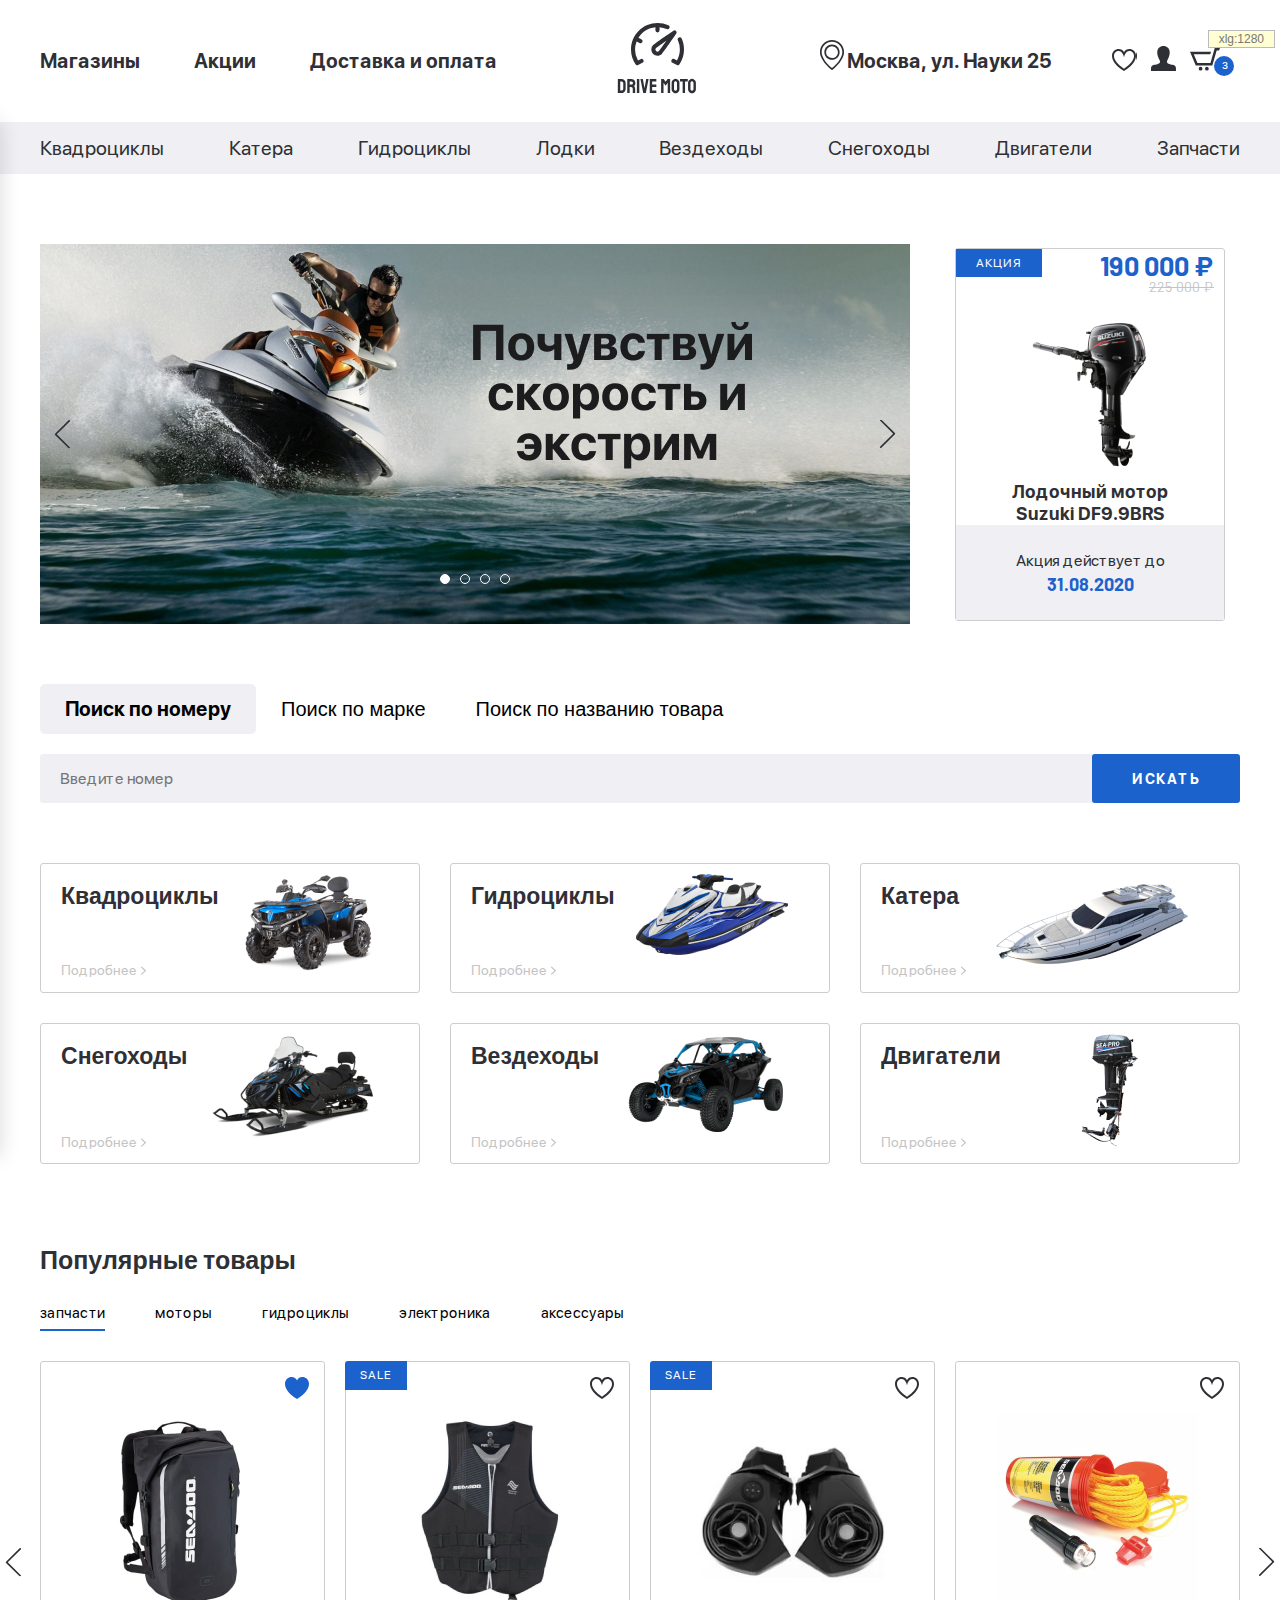
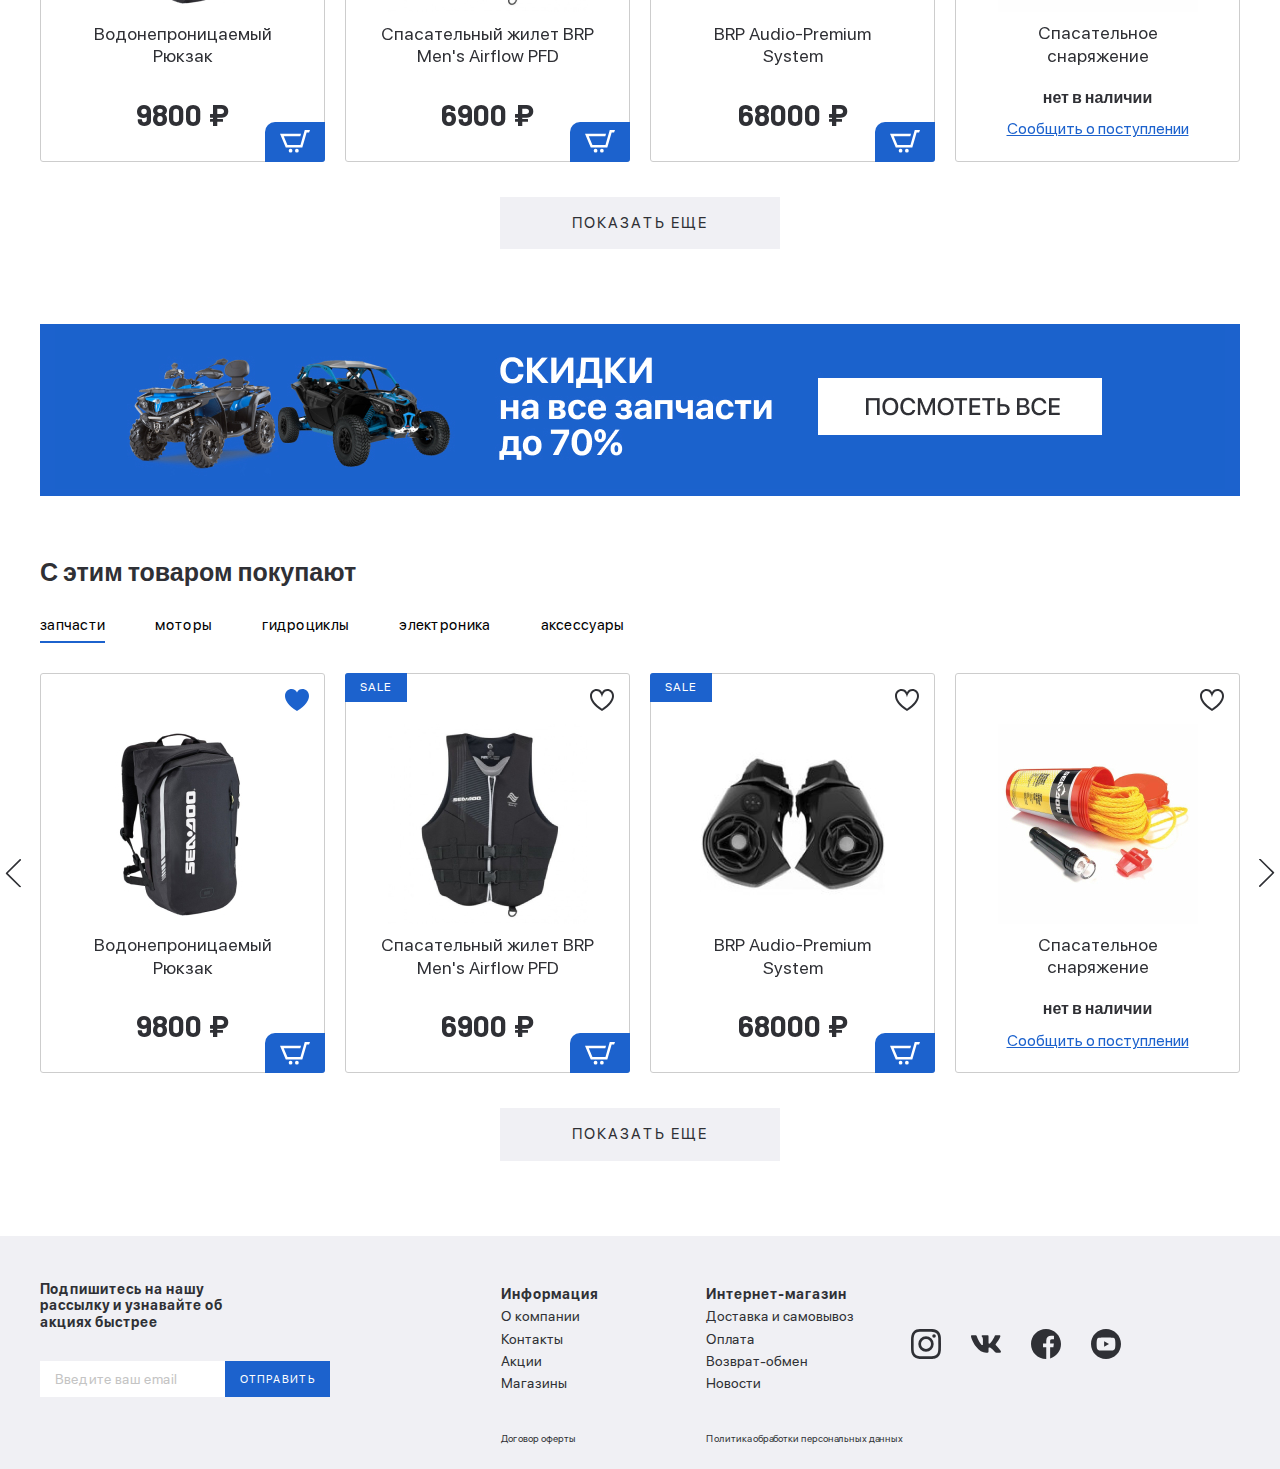
<file: docs/index.html>
<!DOCTYPE html> 
<html lang="ru"> 
<head> 
	<meta charset="UTF-8"> 
	<meta name="viewport" content="width=device-width, initial-scale=1, shrink-to-fit=no"> 
	<link rel="shortcut icon" href="./images/favicon.ico"> 
	<link rel="stylesheet" href="./style.css"> 
	<title>Магазин водного спорта</title> 
</head> 
<body class="home">

<header class="header"> 
	<div class="header__top">
		<div class="container">
			<div class="header__top-inner">
				<button class="header__menu-toggle"></button>
				<nav class="header__top-navi top-navi">
					<ul class="top-navi__list">
						<li class="top-navi__item"><a href="./" class="top-navi__link">Магазины</a></li>
						<li class="top-navi__item"><a href="./" class="top-navi__link">Акции</a></li>
						<li class="top-navi__item"><a href="./" class="top-navi__link">Доставка и оплата</a></li>
					</ul>
				</nav>
				<a href="./" class="header__logo logo"></a>
				<div class="header__utilities">
					<a href="./" class="header__address">Москва, ул. Науки 25</a>
					<ul class="header__user user-list">
						<li class="user-list__item"><a href="./" class="user-list__link user-list__link_favorites"></a></li>
						<li class="user-list__item"><a href="./" class="user-list__link user-list__link_profile"></a></li>
						<li class="user-list__item"><a href="./" class="user-list__link user-list__link_cart" data-count="3"></a></li>
					</ul>
				</div>
			</div>
		</div>
	</div>
	<div class="header__bottom">
		<div class="header__bottom-container container">
			<ul class="header__bottom-navi top-categories">
				<li class="top-categories__item"><a class="top-categories__link" href="./catalog.html">Квадроциклы</a></li>
				<li class="top-categories__item"><a class="top-categories__link" href="./catalog.html">Катера</a></li>
				<li class="top-categories__item"><a class="top-categories__link" href="./catalog.html">Гидроциклы</a></li>
				<li class="top-categories__item"><a class="top-categories__link" href="./catalog.html">Лодки</a></li>
				<li class="top-categories__item"><a class="top-categories__link" href="./catalog.html">Вездеходы</a></li>
				<li class="top-categories__item"><a class="top-categories__link" href="./catalog.html">Снегоходы</a></li>
				<li class="top-categories__item"><a class="top-categories__link" href="./catalog.html">Двигатели</a></li>
				<li class="top-categories__item"><a class="top-categories__link" href="./catalog.html">Запчасти</a></li>
			</ul>
			<ul class="header__mobile-navi mobile-navi">
				<li class="mobile-navi__item"><a href="./" class="mobile-navi__link">Магазины</a></li>
				<li class="mobile-navi__item"><a href="./" class="mobile-navi__link">Акции</a></li>
				<li class="mobile-navi__item"><a href="./" class="mobile-navi__link">Доставка и оплата</a></li>
			</ul>
		</div>
		<div class="header__mobile-menu mobile-menu">
			<ul class="mobile-menu__list">
				<li class="mobile-menu__item">
					<a href="/" class="mobile-menu__link mobile-menu__link_login">Войти</a>
				</li>
				<li class="mobile-menu__item">
					<a href="/" class="mobile-menu__link mobile-menu__link_registration">Регистрация</a>
				</li>
				<li class="mobile-menu__item">
					<a href="/" class="mobile-menu__link mobile-menu__link_favorites">Избранное</a>
				</li>
				<li class="mobile-menu__item">
					<a href="/" class="mobile-menu__link mobile-menu__link_cart">Корзина</a>
				</li>
				<li class="mobile-menu__item">
					<a href="/" class="mobile-menu__link mobile-menu__link_shops">Магазины</a>
				</li>
				<li class="mobile-menu__item">
					<a href="/" class="mobile-menu__link mobile-menu__link_actions">Акции</a>
				</li>
				<li class="mobile-menu__item">
					<a href="/" class="mobile-menu__link mobile-menu__link_delivery">Доставка и оплата</a>
				</li>
				<li class="mobile-menu__item">
					<a href="./catalog.html" class="mobile-menu__link">Квадроциклы</a>
				</li>
				<li class="mobile-menu__item">
					<a href="./catalog.html" class="mobile-menu__link">Катера</a>
				</li>
				<li class="mobile-menu__item">
					<a href="./catalog.html" class="mobile-menu__link">Гидроциклы</a>
				</li>
				<li class="mobile-menu__item">
					<a href="./catalog.html" class="mobile-menu__link">Лодки</a>
				</li>
				<li class="mobile-menu__item">
					<a href="./catalog.html" class="mobile-menu__link">Вездеходы</a>
				</li>
				<li class="mobile-menu__item">
					<a href="./catalog.html" class="mobile-menu__link">Снегоходы</a>
				</li>
				<li class="mobile-menu__item">
					<a href="./catalog.html" class="mobile-menu__link">Двигатели</a>
				</li>
				<li class="mobile-menu__item">
					<a href="./catalog.html" class="mobile-menu__link">Запчасти</a>
				</li>
			</ul>
			<a href="/" class="mobile-menu__address">Москва, ул. Науки 25</a>
		</div>
	</div>
</header> 
 

<section class="section banner-section">
	<div class="banner-section_container container">
		<div class="banner-section__inner">
			<div class="banner-section__slider banner-slider">
				<a href="./" class="banner-slider__item">
					<img src="./images/stuff/banner__slide.jpg" alt="Баннер">
				</a>
				<a href="./" class="banner-slider__item">
					<img src="./images/stuff/banner__slide.jpg" alt="Баннер">
				</a>
				<a href="./" class="banner-slider__item">
					<img src="./images/stuff/banner__slide.jpg" alt="Баннер">
				</a>
				<a href="./" class="banner-slider__item">
					<img src="./images/stuff/banner__slide.jpg" alt="Баннер">
				</a>
			</div>
			<a class="banner-section__offer banner-offer" href="./">
				<div class="banner-offer__top">
					<div class="banner-offer__bage">акция</div>
					<div class="banner-offer__price">
						<div class="banner-offer__price-new">190 000 ₽</div>
						<div class="banner-offer__price-old">225 000 ₽</div>
					</div>
				</div>
				<img src="./images/stuff/banner-offer.jpg" alt="" class="banner-offer__image">
				<h5 class="banner-offer__title">Лодочный мотор Suzuki DF9.9BRS</h5>
				<div class="banner-offer__bottom">
					Акция действует до <span>31.08.2020</span>
				</div>
			</a>
		</div>
	</div>
</section>

<section class="section search">
	<div class="container">
		<div class="search__inner">
			<div class="search__buttons">
				<button class="search__button search__button_active" data-name="number" data-placeholder="Введите номер">Поиск по номеру</button>
				<button class="search__button" data-name="mark" data-placeholder="Введите марку товара">Поиск по марке</button>
				<button class="search__button" data-name="title" data-placeholder="Введите название товара">Поиск по названию товара</button>
			</div>
			<form action="/" class="search__form">
				<input type="text" name="number" placeholder="Введите номер">
				<input type="submit" value="Искать">
			</form>
		</div>
	</div>
</section>

<section class="section section_categories categories">
	<div class="container">
		<div class="categories__inner">
			<a class="categories__item" href="./">
				<div class="categories__side">
					<h4 class="categories__title">Квадроциклы</h4>
					<span class="categories__more" href="./">Подробнее</span>
				</div>
				<div class="categories__image">
					<img src="./images/stuff/categories__1.jpg" alt="">
				</div>
			</a>
			<a class="categories__item" href="./">
				<div class="categories__side">
					<h4 class="categories__title">Гидроциклы</h4>
					<span class="categories__more" href="./">Подробнее</span>
				</div>
				<div class="categories__image">
					<img class="categories__image" src="./images/stuff/categories__2.jpg" alt="">
				</div>
			</a>
			<a class="categories__item" href="./">
				<div class="categories__side">
					<h4 class="categories__title">Катера</h4>
					<span class="categories__more" href="./">Подробнее</span>
				</div>
				<div class="categories__image">
					<img class="categories__image" src="./images/stuff/categories__3.jpg" alt="">
				</div>
			</a>
			<a class="categories__item" href="./">
				<div class="categories__side">
					<h4 class="categories__title">Снегоходы</h4>
					<span class="categories__more" href="./">Подробнее</span>
				</div>
				<div class="categories__image">
					<img class="categories__image" src="./images/stuff/categories__4.jpg" alt="">
				</div>
			</a>
			<a class="categories__item" href="./">
				<div class="categories__side">
					<h4 class="categories__title">Вездеходы</h4>
					<span class="categories__more" href="./">Подробнее</span>
				</div>
				<div class="categories__image">
					<img class="categories__image" src="./images/stuff/categories__5.jpg" alt="">
				</div>
			</a>
			<a class="categories__item" href="./">
				<div class="categories__side">
					<h4 class="categories__title">Двигатели</h4>
					<span class="categories__more" href="./">Подробнее</span>
				</div>
				<div class="categories__image">
					<img class="categories__image" src="./images/stuff/categories__6.jpg" alt="">
				</div>
			</a>
		</div>
	</div>
</section>

<section class="section additional">
	<div class="container">
		<h3 class="additional__title">Популярные товары</h3>
		<div class="tabs additional__tabs">
	<div class="additional__tabs-buttons tabs__buttons">
		<button class="additional__tabs-button tabs__button active">запчасти</button>
		<button class="additional__tabs-button tabs__button">моторы</button>
		<button class="additional__tabs-button tabs__button">гидроциклы</button>
		<button class="additional__tabs-button tabs__button">электроника</button>
		<button class="additional__tabs-button tabs__button">аксессуары</button>
	</div>
	<div class="tabs__container additional__container">
		<div class="additional__content tabs__content active">
			<div class="additional__slider">
				<div class="card  additional__slider-item" >
	<button class="card__to-favorites card__to-favorites_active"></button>
	<a class="card__image" href="./details.html" data-hint="посмотреть товар">
		<img src="./images/stuff/card__image-1.jpg" alt="">
	</a>
	<h4 class="card__title">Водонепроницаемый Рюкзак</h4>

	
		<p class="card__price">9800 ₽</p>
		<a class="card__to-cart" href="./details.html"></a>
	

	
</div>
<div class="card card_sale additional__slider-item" data-sale="sale">
	<button class="card__to-favorites "></button>
	<a class="card__image" href="./details.html" data-hint="посмотреть товар">
		<img src="./images/stuff/card__image-2.jpg" alt="">
	</a>
	<h4 class="card__title">Спасательный жилет BRP Men's Airflow PFD</h4>

	
		<p class="card__price">6900 ₽</p>
		<a class="card__to-cart" href="./details.html"></a>
	

	
</div>
<div class="card card_sale additional__slider-item" data-sale="sale">
	<button class="card__to-favorites "></button>
	<a class="card__image" href="./details.html" data-hint="посмотреть товар">
		<img src="./images/stuff/card__image-3.jpg" alt="">
	</a>
	<h4 class="card__title">BRP Audio-Premium System</h4>

	
		<p class="card__price">68000 ₽</p>
		<a class="card__to-cart" href="./details.html"></a>
	

	
</div>
<div class="card  additional__slider-item" >
	<button class="card__to-favorites "></button>
	<a class="card__image" href="./details.html" data-hint="посмотреть товар">
		<img src="./images/stuff/card__image-4.jpg" alt="">
	</a>
	<h4 class="card__title">Спасательное снаряжение</h4>

	

	
		<p class="card__not-avalible">нет в наличии</p>
		<a class="card__note-me" href="./">Сообщить о поступлении</a>
	
</div>
<div class="card  additional__slider-item" >
	<button class="card__to-favorites "></button>
	<a class="card__image" href="./details.html" data-hint="посмотреть товар">
		<img src="./images/stuff/card__image-5.jpg" alt="">
	</a>
	<h4 class="card__title">BRP Audio-портативная система</h4>

	

	
		<p class="card__not-avalible">нет в наличии</p>
		<a class="card__note-me" href="./">Сообщить о поступлении</a>
	
</div>
<div class="card  additional__slider-item" >
	<button class="card__to-favorites "></button>
	<a class="card__image" href="./details.html" data-hint="посмотреть товар">
		<img src="./images/stuff/card__image-6.jpg" alt="">
	</a>
	<h4 class="card__title">Garmin Echomap Plus 62cv</h4>

	
		<p class="card__price">45800 ₽</p>
		<a class="card__to-cart" href="./details.html"></a>
	

	
</div>
 
			</div>
			<a class="additional__more" href="/">показать еще</a>
		</div>
		<div class="additional__content tabs__content">
			<div class="additional__slider">
				<div class="card card_sale additional__slider-item" data-sale="sale">
	<button class="card__to-favorites "></button>
	<a class="card__image" href="./details.html" data-hint="посмотреть товар">
		<img src="./images/stuff/card__image-3.jpg" alt="">
	</a>
	<h4 class="card__title">BRP Audio-Premium System</h4>

	
		<p class="card__price">68000 ₽</p>
		<a class="card__to-cart" href="./details.html"></a>
	

	
</div>
<div class="card  additional__slider-item" >
	<button class="card__to-favorites "></button>
	<a class="card__image" href="./details.html" data-hint="посмотреть товар">
		<img src="./images/stuff/card__image-4.jpg" alt="">
	</a>
	<h4 class="card__title">Спасательное снаряжение</h4>

	

	
		<p class="card__not-avalible">нет в наличии</p>
		<a class="card__note-me" href="./">Сообщить о поступлении</a>
	
</div>
<div class="card  additional__slider-item" >
	<button class="card__to-favorites "></button>
	<a class="card__image" href="./details.html" data-hint="посмотреть товар">
		<img src="./images/stuff/card__image-5.jpg" alt="">
	</a>
	<h4 class="card__title">BRP Audio-портативная система</h4>

	

	
		<p class="card__not-avalible">нет в наличии</p>
		<a class="card__note-me" href="./">Сообщить о поступлении</a>
	
</div>
<div class="card  additional__slider-item" >
	<button class="card__to-favorites "></button>
	<a class="card__image" href="./details.html" data-hint="посмотреть товар">
		<img src="./images/stuff/card__image-6.jpg" alt="">
	</a>
	<h4 class="card__title">Garmin Echomap Plus 62cv</h4>

	
		<p class="card__price">45800 ₽</p>
		<a class="card__to-cart" href="./details.html"></a>
	

	
</div>
<div class="card  additional__slider-item" >
	<button class="card__to-favorites "></button>
	<a class="card__image" href="./details.html" data-hint="посмотреть товар">
		<img src="./images/stuff/card__image-7.jpg" alt="">
	</a>
	<h4 class="card__title">RF D.E.S.S.TM Key</h4>

	

	
		<p class="card__not-avalible">нет в наличии</p>
		<a class="card__note-me" href="./">Сообщить о поступлении</a>
	
</div>
<div class="card  additional__slider-item" >
	<button class="card__to-favorites "></button>
	<a class="card__image" href="./details.html" data-hint="посмотреть товар">
		<img src="./images/stuff/card__image-8.jpg" alt="">
	</a>
	<h4 class="card__title">Мужской костюм 3мм</h4>

	
		<p class="card__price">7000 ₽</p>
		<a class="card__to-cart" href="./details.html"></a>
	

	
</div>
 
			</div>
			<a class="additional__more" href="/">показать еще</a>
		</div>
		<div class="additional__content tabs__content">
			<div class="additional__slider">
				<div class="card  additional__slider-item" >
	<button class="card__to-favorites "></button>
	<a class="card__image" href="./details.html" data-hint="посмотреть товар">
		<img src="./images/stuff/card__image-9.jpg" alt="">
	</a>
	<h4 class="card__title">Гидроцикл BRP SeaDoo GTI 130hp SE BlackMango</h4>

	
		<p class="card__price">1049500 ₽</p>
		<a class="card__to-cart" href="./details.html"></a>
	

	
</div>
<div class="card card_sale additional__slider-item" data-sale="sale">
	<button class="card__to-favorites "></button>
	<a class="card__image" href="./details.html" data-hint="посмотреть товар">
		<img src="./images/stuff/card__image-10.jpg" alt="">
	</a>
	<h4 class="card__title">Гидроцикл BRP SeaDoo GTI 155hp SE Long Blue Metallic</h4>

	
		<p class="card__price">1100475 ₽</p>
		<a class="card__to-cart" href="./details.html"></a>
	

	
</div>
<div class="card card_sale additional__slider-item" data-sale="sale">
	<button class="card__to-favorites "></button>
	<a class="card__image" href="./details.html" data-hint="посмотреть товар">
		<img src="./images/stuff/card__image-11.jpg" alt="">
	</a>
	<h4 class="card__title">Гидроцикл BRP SeaDoo GTR 230hp X California green</h4>

	
		<p class="card__price">1323700 ₽</p>
		<a class="card__to-cart" href="./details.html"></a>
	

	
</div>
<div class="card  additional__slider-item" >
	<button class="card__to-favorites "></button>
	<a class="card__image" href="./details.html" data-hint="посмотреть товар">
		<img src="./images/stuff/card__image-12.jpg" alt="">
	</a>
	<h4 class="card__title">Гидроцикл BRP SeaDoo GTR 230hp STD Black / Gulfstream</h4>

	

	
		<p class="card__not-avalible">нет в наличии</p>
		<a class="card__note-me" href="./">Сообщить о поступлении</a>
	
</div>
<div class="card  additional__slider-item" >
	<button class="card__to-favorites "></button>
	<a class="card__image" href="./details.html" data-hint="посмотреть товар">
		<img src="./images/stuff/card__image-13.jpg" alt="">
	</a>
	<h4 class="card__title">Гидроцикл BRP SeaDoo GTX 300hp LTD Liquid Metal</h4>

	
		<p class="card__price">1543000 ₽</p>
		<a class="card__to-cart" href="./details.html"></a>
	

	
</div>
<div class="card  additional__slider-item" >
	<button class="card__to-favorites "></button>
	<a class="card__image" href="./details.html" data-hint="посмотреть товар">
		<img src="./images/stuff/card__image-14.jpg" alt="">
	</a>
	<h4 class="card__title">Гидроцикл BRP SeaDoo Spark 60hp 2 up</h4>

	
		<p class="card__price">732345 ₽</p>
		<a class="card__to-cart" href="./details.html"></a>
	

	
</div>
 

			</div>
			<a class="additional__more" href="./">показать еще</a>
		</div>
		<div class="additional__content tabs__content">
			<div class="additional__slider">
				<div class="card  additional__slider-item" >
	<button class="card__to-favorites "></button>
	<a class="card__image" href="./details.html" data-hint="посмотреть товар">
		<img src="./images/stuff/card__image-7.jpg" alt="">
	</a>
	<h4 class="card__title">RF D.E.S.S.TM Key</h4>

	

	
		<p class="card__not-avalible">нет в наличии</p>
		<a class="card__note-me" href="./">Сообщить о поступлении</a>
	
</div>
<div class="card  additional__slider-item" >
	<button class="card__to-favorites "></button>
	<a class="card__image" href="./details.html" data-hint="посмотреть товар">
		<img src="./images/stuff/card__image-8.jpg" alt="">
	</a>
	<h4 class="card__title">Мужской костюм 3мм</h4>

	
		<p class="card__price">7000 ₽</p>
		<a class="card__to-cart" href="./details.html"></a>
	

	
</div>
<div class="card card_sale additional__slider-item" data-sale="sale">
	<button class="card__to-favorites "></button>
	<a class="card__image" href="./details.html" data-hint="посмотреть товар">
		<img src="./images/stuff/card__image-3.jpg" alt="">
	</a>
	<h4 class="card__title">BRP Audio-Premium System</h4>

	
		<p class="card__price">68000 ₽</p>
		<a class="card__to-cart" href="./details.html"></a>
	

	
</div>
<div class="card  additional__slider-item" >
	<button class="card__to-favorites "></button>
	<a class="card__image" href="./details.html" data-hint="посмотреть товар">
		<img src="./images/stuff/card__image-4.jpg" alt="">
	</a>
	<h4 class="card__title">Спасательное снаряжение</h4>

	

	
		<p class="card__not-avalible">нет в наличии</p>
		<a class="card__note-me" href="./">Сообщить о поступлении</a>
	
</div>
<div class="card  additional__slider-item" >
	<button class="card__to-favorites "></button>
	<a class="card__image" href="./details.html" data-hint="посмотреть товар">
		<img src="./images/stuff/card__image-5.jpg" alt="">
	</a>
	<h4 class="card__title">BRP Audio-портативная система</h4>

	

	
		<p class="card__not-avalible">нет в наличии</p>
		<a class="card__note-me" href="./">Сообщить о поступлении</a>
	
</div>
<div class="card  additional__slider-item" >
	<button class="card__to-favorites "></button>
	<a class="card__image" href="./details.html" data-hint="посмотреть товар">
		<img src="./images/stuff/card__image-6.jpg" alt="">
	</a>
	<h4 class="card__title">Garmin Echomap Plus 62cv</h4>

	
		<p class="card__price">45800 ₽</p>
		<a class="card__to-cart" href="./details.html"></a>
	

	
</div>
 
			</div>
			<a class="additional__more" href="./">показать еще</a>
		</div>
		<div class="additional__content tabs__content">
			<div class="additional__slider">
				<div class="card  additional__slider-item" >
	<button class="card__to-favorites "></button>
	<a class="card__image" href="./details.html" data-hint="посмотреть товар">
		<img src="./images/stuff/card__image-15.jpg" alt="">
	</a>
	<h4 class="card__title">Гидроцикл BRP SeaDoo Spark GTS 90hp Rental</h4>

	
		<p class="card__price">857666 ₽</p>
		<a class="card__to-cart" href="./details.html"></a>
	

	
</div>
<div class="card  additional__slider-item" >
	<button class="card__to-favorites "></button>
	<a class="card__image" href="./details.html" data-hint="посмотреть товар">
		<img src="./images/stuff/card__image-16.jpg" alt="">
	</a>
	<h4 class="card__title">Гидроцикл BRP SeaDoo WAKE 230hp PRO Teal blue</h4>

	
		<p class="card__price">1229711 ₽</p>
		<a class="card__to-cart" href="./details.html"></a>
	

	
</div>
<div class="card  additional__slider-item" >
	<button class="card__to-favorites "></button>
	<a class="card__image" href="./details.html" data-hint="посмотреть товар">
		<img src="./images/stuff/card__image-17.jpg" alt="">
	</a>
	<h4 class="card__title">Гидроцикл Spark 2-UP 900 Ho Ace Chili Pepper</h4>

	
		<p class="card__price">587440 ₽</p>
		<a class="card__to-cart" href="./details.html"></a>
	

	
</div>
<div class="card  additional__slider-item" >
	<button class="card__to-favorites "></button>
	<a class="card__image" href="./details.html" data-hint="посмотреть товар">
		<img src="./images/stuff/card__image-18.jpg" alt="">
	</a>
	<h4 class="card__title">Гидроцикл Spark 2-UP 900 Ho Ace Pineapple</h4>

	
		<p class="card__price">587440 ₽</p>
		<a class="card__to-cart" href="./details.html"></a>
	

	
</div>
<div class="card  additional__slider-item" >
	<button class="card__to-favorites "></button>
	<a class="card__image" href="./details.html" data-hint="посмотреть товар">
		<img src="./images/stuff/card__image-19.jpg" alt="">
	</a>
	<h4 class="card__title">Гидроцикл BRP Sea-doo Spark 2-UP 900 Ace Vanilla</h4>

	

	
		<p class="card__not-avalible">нет в наличии</p>
		<a class="card__note-me" href="./">Сообщить о поступлении</a>
	
</div>
<div class="card  additional__slider-item" >
	<button class="card__to-favorites "></button>
	<a class="card__image" href="./details.html" data-hint="посмотреть товар">
		<img src="./images/stuff/card__image-20.jpg" alt="">
	</a>
	<h4 class="card__title">Гидроцикл Spark 3-UP 900 HO Ace IBR Blueberry</h4>

	

	
		<p class="card__not-avalible">нет в наличии</p>
		<a class="card__note-me" href="./">Сообщить о поступлении</a>
	
</div>
 
			</div>
			<a class="additional__more" href="./">показать еще</a>
		</div>
	</div>
</div> 
	</div>
</section>

<section class="section banner">
	<div class="container">
		<a class="banner__link" href="./">
			<img src="./images/stuff/banner__link.jpg" alt="">
		</a>
	</div>
</section>

<section class="section additional">
	<div class="container">
		<h3 class="additional__title">С этим товаром покупают</h3>
		<div class="tabs additional__tabs">
	<div class="additional__tabs-buttons tabs__buttons">
		<button class="additional__tabs-button tabs__button active">запчасти</button>
		<button class="additional__tabs-button tabs__button">моторы</button>
		<button class="additional__tabs-button tabs__button">гидроциклы</button>
		<button class="additional__tabs-button tabs__button">электроника</button>
		<button class="additional__tabs-button tabs__button">аксессуары</button>
	</div>
	<div class="tabs__container additional__container">
		<div class="additional__content tabs__content active">
			<div class="additional__slider">
				<div class="card  additional__slider-item" >
	<button class="card__to-favorites card__to-favorites_active"></button>
	<a class="card__image" href="./details.html" data-hint="посмотреть товар">
		<img src="./images/stuff/card__image-1.jpg" alt="">
	</a>
	<h4 class="card__title">Водонепроницаемый Рюкзак</h4>

	
		<p class="card__price">9800 ₽</p>
		<a class="card__to-cart" href="./details.html"></a>
	

	
</div>
<div class="card card_sale additional__slider-item" data-sale="sale">
	<button class="card__to-favorites "></button>
	<a class="card__image" href="./details.html" data-hint="посмотреть товар">
		<img src="./images/stuff/card__image-2.jpg" alt="">
	</a>
	<h4 class="card__title">Спасательный жилет BRP Men's Airflow PFD</h4>

	
		<p class="card__price">6900 ₽</p>
		<a class="card__to-cart" href="./details.html"></a>
	

	
</div>
<div class="card card_sale additional__slider-item" data-sale="sale">
	<button class="card__to-favorites "></button>
	<a class="card__image" href="./details.html" data-hint="посмотреть товар">
		<img src="./images/stuff/card__image-3.jpg" alt="">
	</a>
	<h4 class="card__title">BRP Audio-Premium System</h4>

	
		<p class="card__price">68000 ₽</p>
		<a class="card__to-cart" href="./details.html"></a>
	

	
</div>
<div class="card  additional__slider-item" >
	<button class="card__to-favorites "></button>
	<a class="card__image" href="./details.html" data-hint="посмотреть товар">
		<img src="./images/stuff/card__image-4.jpg" alt="">
	</a>
	<h4 class="card__title">Спасательное снаряжение</h4>

	

	
		<p class="card__not-avalible">нет в наличии</p>
		<a class="card__note-me" href="./">Сообщить о поступлении</a>
	
</div>
<div class="card  additional__slider-item" >
	<button class="card__to-favorites "></button>
	<a class="card__image" href="./details.html" data-hint="посмотреть товар">
		<img src="./images/stuff/card__image-5.jpg" alt="">
	</a>
	<h4 class="card__title">BRP Audio-портативная система</h4>

	

	
		<p class="card__not-avalible">нет в наличии</p>
		<a class="card__note-me" href="./">Сообщить о поступлении</a>
	
</div>
<div class="card  additional__slider-item" >
	<button class="card__to-favorites "></button>
	<a class="card__image" href="./details.html" data-hint="посмотреть товар">
		<img src="./images/stuff/card__image-6.jpg" alt="">
	</a>
	<h4 class="card__title">Garmin Echomap Plus 62cv</h4>

	
		<p class="card__price">45800 ₽</p>
		<a class="card__to-cart" href="./details.html"></a>
	

	
</div>
 
			</div>
			<a class="additional__more" href="/">показать еще</a>
		</div>
		<div class="additional__content tabs__content">
			<div class="additional__slider">
				<div class="card card_sale additional__slider-item" data-sale="sale">
	<button class="card__to-favorites "></button>
	<a class="card__image" href="./details.html" data-hint="посмотреть товар">
		<img src="./images/stuff/card__image-3.jpg" alt="">
	</a>
	<h4 class="card__title">BRP Audio-Premium System</h4>

	
		<p class="card__price">68000 ₽</p>
		<a class="card__to-cart" href="./details.html"></a>
	

	
</div>
<div class="card  additional__slider-item" >
	<button class="card__to-favorites "></button>
	<a class="card__image" href="./details.html" data-hint="посмотреть товар">
		<img src="./images/stuff/card__image-4.jpg" alt="">
	</a>
	<h4 class="card__title">Спасательное снаряжение</h4>

	

	
		<p class="card__not-avalible">нет в наличии</p>
		<a class="card__note-me" href="./">Сообщить о поступлении</a>
	
</div>
<div class="card  additional__slider-item" >
	<button class="card__to-favorites "></button>
	<a class="card__image" href="./details.html" data-hint="посмотреть товар">
		<img src="./images/stuff/card__image-5.jpg" alt="">
	</a>
	<h4 class="card__title">BRP Audio-портативная система</h4>

	

	
		<p class="card__not-avalible">нет в наличии</p>
		<a class="card__note-me" href="./">Сообщить о поступлении</a>
	
</div>
<div class="card  additional__slider-item" >
	<button class="card__to-favorites "></button>
	<a class="card__image" href="./details.html" data-hint="посмотреть товар">
		<img src="./images/stuff/card__image-6.jpg" alt="">
	</a>
	<h4 class="card__title">Garmin Echomap Plus 62cv</h4>

	
		<p class="card__price">45800 ₽</p>
		<a class="card__to-cart" href="./details.html"></a>
	

	
</div>
<div class="card  additional__slider-item" >
	<button class="card__to-favorites "></button>
	<a class="card__image" href="./details.html" data-hint="посмотреть товар">
		<img src="./images/stuff/card__image-7.jpg" alt="">
	</a>
	<h4 class="card__title">RF D.E.S.S.TM Key</h4>

	

	
		<p class="card__not-avalible">нет в наличии</p>
		<a class="card__note-me" href="./">Сообщить о поступлении</a>
	
</div>
<div class="card  additional__slider-item" >
	<button class="card__to-favorites "></button>
	<a class="card__image" href="./details.html" data-hint="посмотреть товар">
		<img src="./images/stuff/card__image-8.jpg" alt="">
	</a>
	<h4 class="card__title">Мужской костюм 3мм</h4>

	
		<p class="card__price">7000 ₽</p>
		<a class="card__to-cart" href="./details.html"></a>
	

	
</div>
 
			</div>
			<a class="additional__more" href="/">показать еще</a>
		</div>
		<div class="additional__content tabs__content">
			<div class="additional__slider">
				<div class="card  additional__slider-item" >
	<button class="card__to-favorites "></button>
	<a class="card__image" href="./details.html" data-hint="посмотреть товар">
		<img src="./images/stuff/card__image-9.jpg" alt="">
	</a>
	<h4 class="card__title">Гидроцикл BRP SeaDoo GTI 130hp SE BlackMango</h4>

	
		<p class="card__price">1049500 ₽</p>
		<a class="card__to-cart" href="./details.html"></a>
	

	
</div>
<div class="card card_sale additional__slider-item" data-sale="sale">
	<button class="card__to-favorites "></button>
	<a class="card__image" href="./details.html" data-hint="посмотреть товар">
		<img src="./images/stuff/card__image-10.jpg" alt="">
	</a>
	<h4 class="card__title">Гидроцикл BRP SeaDoo GTI 155hp SE Long Blue Metallic</h4>

	
		<p class="card__price">1100475 ₽</p>
		<a class="card__to-cart" href="./details.html"></a>
	

	
</div>
<div class="card card_sale additional__slider-item" data-sale="sale">
	<button class="card__to-favorites "></button>
	<a class="card__image" href="./details.html" data-hint="посмотреть товар">
		<img src="./images/stuff/card__image-11.jpg" alt="">
	</a>
	<h4 class="card__title">Гидроцикл BRP SeaDoo GTR 230hp X California green</h4>

	
		<p class="card__price">1323700 ₽</p>
		<a class="card__to-cart" href="./details.html"></a>
	

	
</div>
<div class="card  additional__slider-item" >
	<button class="card__to-favorites "></button>
	<a class="card__image" href="./details.html" data-hint="посмотреть товар">
		<img src="./images/stuff/card__image-12.jpg" alt="">
	</a>
	<h4 class="card__title">Гидроцикл BRP SeaDoo GTR 230hp STD Black / Gulfstream</h4>

	

	
		<p class="card__not-avalible">нет в наличии</p>
		<a class="card__note-me" href="./">Сообщить о поступлении</a>
	
</div>
<div class="card  additional__slider-item" >
	<button class="card__to-favorites "></button>
	<a class="card__image" href="./details.html" data-hint="посмотреть товар">
		<img src="./images/stuff/card__image-13.jpg" alt="">
	</a>
	<h4 class="card__title">Гидроцикл BRP SeaDoo GTX 300hp LTD Liquid Metal</h4>

	
		<p class="card__price">1543000 ₽</p>
		<a class="card__to-cart" href="./details.html"></a>
	

	
</div>
<div class="card  additional__slider-item" >
	<button class="card__to-favorites "></button>
	<a class="card__image" href="./details.html" data-hint="посмотреть товар">
		<img src="./images/stuff/card__image-14.jpg" alt="">
	</a>
	<h4 class="card__title">Гидроцикл BRP SeaDoo Spark 60hp 2 up</h4>

	
		<p class="card__price">732345 ₽</p>
		<a class="card__to-cart" href="./details.html"></a>
	

	
</div>
 

			</div>
			<a class="additional__more" href="./">показать еще</a>
		</div>
		<div class="additional__content tabs__content">
			<div class="additional__slider">
				<div class="card  additional__slider-item" >
	<button class="card__to-favorites "></button>
	<a class="card__image" href="./details.html" data-hint="посмотреть товар">
		<img src="./images/stuff/card__image-7.jpg" alt="">
	</a>
	<h4 class="card__title">RF D.E.S.S.TM Key</h4>

	

	
		<p class="card__not-avalible">нет в наличии</p>
		<a class="card__note-me" href="./">Сообщить о поступлении</a>
	
</div>
<div class="card  additional__slider-item" >
	<button class="card__to-favorites "></button>
	<a class="card__image" href="./details.html" data-hint="посмотреть товар">
		<img src="./images/stuff/card__image-8.jpg" alt="">
	</a>
	<h4 class="card__title">Мужской костюм 3мм</h4>

	
		<p class="card__price">7000 ₽</p>
		<a class="card__to-cart" href="./details.html"></a>
	

	
</div>
<div class="card card_sale additional__slider-item" data-sale="sale">
	<button class="card__to-favorites "></button>
	<a class="card__image" href="./details.html" data-hint="посмотреть товар">
		<img src="./images/stuff/card__image-3.jpg" alt="">
	</a>
	<h4 class="card__title">BRP Audio-Premium System</h4>

	
		<p class="card__price">68000 ₽</p>
		<a class="card__to-cart" href="./details.html"></a>
	

	
</div>
<div class="card  additional__slider-item" >
	<button class="card__to-favorites "></button>
	<a class="card__image" href="./details.html" data-hint="посмотреть товар">
		<img src="./images/stuff/card__image-4.jpg" alt="">
	</a>
	<h4 class="card__title">Спасательное снаряжение</h4>

	

	
		<p class="card__not-avalible">нет в наличии</p>
		<a class="card__note-me" href="./">Сообщить о поступлении</a>
	
</div>
<div class="card  additional__slider-item" >
	<button class="card__to-favorites "></button>
	<a class="card__image" href="./details.html" data-hint="посмотреть товар">
		<img src="./images/stuff/card__image-5.jpg" alt="">
	</a>
	<h4 class="card__title">BRP Audio-портативная система</h4>

	

	
		<p class="card__not-avalible">нет в наличии</p>
		<a class="card__note-me" href="./">Сообщить о поступлении</a>
	
</div>
<div class="card  additional__slider-item" >
	<button class="card__to-favorites "></button>
	<a class="card__image" href="./details.html" data-hint="посмотреть товар">
		<img src="./images/stuff/card__image-6.jpg" alt="">
	</a>
	<h4 class="card__title">Garmin Echomap Plus 62cv</h4>

	
		<p class="card__price">45800 ₽</p>
		<a class="card__to-cart" href="./details.html"></a>
	

	
</div>
 
			</div>
			<a class="additional__more" href="./">показать еще</a>
		</div>
		<div class="additional__content tabs__content">
			<div class="additional__slider">
				<div class="card  additional__slider-item" >
	<button class="card__to-favorites "></button>
	<a class="card__image" href="./details.html" data-hint="посмотреть товар">
		<img src="./images/stuff/card__image-15.jpg" alt="">
	</a>
	<h4 class="card__title">Гидроцикл BRP SeaDoo Spark GTS 90hp Rental</h4>

	
		<p class="card__price">857666 ₽</p>
		<a class="card__to-cart" href="./details.html"></a>
	

	
</div>
<div class="card  additional__slider-item" >
	<button class="card__to-favorites "></button>
	<a class="card__image" href="./details.html" data-hint="посмотреть товар">
		<img src="./images/stuff/card__image-16.jpg" alt="">
	</a>
	<h4 class="card__title">Гидроцикл BRP SeaDoo WAKE 230hp PRO Teal blue</h4>

	
		<p class="card__price">1229711 ₽</p>
		<a class="card__to-cart" href="./details.html"></a>
	

	
</div>
<div class="card  additional__slider-item" >
	<button class="card__to-favorites "></button>
	<a class="card__image" href="./details.html" data-hint="посмотреть товар">
		<img src="./images/stuff/card__image-17.jpg" alt="">
	</a>
	<h4 class="card__title">Гидроцикл Spark 2-UP 900 Ho Ace Chili Pepper</h4>

	
		<p class="card__price">587440 ₽</p>
		<a class="card__to-cart" href="./details.html"></a>
	

	
</div>
<div class="card  additional__slider-item" >
	<button class="card__to-favorites "></button>
	<a class="card__image" href="./details.html" data-hint="посмотреть товар">
		<img src="./images/stuff/card__image-18.jpg" alt="">
	</a>
	<h4 class="card__title">Гидроцикл Spark 2-UP 900 Ho Ace Pineapple</h4>

	
		<p class="card__price">587440 ₽</p>
		<a class="card__to-cart" href="./details.html"></a>
	

	
</div>
<div class="card  additional__slider-item" >
	<button class="card__to-favorites "></button>
	<a class="card__image" href="./details.html" data-hint="посмотреть товар">
		<img src="./images/stuff/card__image-19.jpg" alt="">
	</a>
	<h4 class="card__title">Гидроцикл BRP Sea-doo Spark 2-UP 900 Ace Vanilla</h4>

	

	
		<p class="card__not-avalible">нет в наличии</p>
		<a class="card__note-me" href="./">Сообщить о поступлении</a>
	
</div>
<div class="card  additional__slider-item" >
	<button class="card__to-favorites "></button>
	<a class="card__image" href="./details.html" data-hint="посмотреть товар">
		<img src="./images/stuff/card__image-20.jpg" alt="">
	</a>
	<h4 class="card__title">Гидроцикл Spark 3-UP 900 HO Ace IBR Blueberry</h4>

	

	
		<p class="card__not-avalible">нет в наличии</p>
		<a class="card__note-me" href="./">Сообщить о поступлении</a>
	
</div>
 
			</div>
			<a class="additional__more" href="./">показать еще</a>
		</div>
	</div>
</div> 
	</div>
</section>


<footer class="footer"> 
	<div class="footer__container footer__container_top container">
		<div class="footer__top">
			<div class="footer__subscribe">
				<h4 class="footer__subscribe-title">Подпишитесь на нашу рассылку и узнавайте об акциях быстрее</h4>
				<form action="" class="footer__subscribe-form subscribe-form">
					<input class="subscribe-form__email" type="text" placeholder="Введите ваш email">
					<input class="subscribe-form__submit" type="submit" value="Отправить">
				</form>
			</div>
			<div class="footer__menu">
				<h4 class="footer__menu-title">Информация</h4>
				<ul class="footer__menu-list">
					<li><a href="./">О компании</a></li>
					<li><a href="./">Контакты</a></li>
					<li><a href="./">Акции</a></li>
					<li><a href="./">Магазины</a></li>
				</ul>
			</div>
			<div class="footer__menu">
				<h4 class="footer__menu-title">Интернет-магазин</h4>
				<ul class="footer__menu-list">
					<li><a href="./">Доставка и самовывоз</a></li>
					<li><a href="./">Оплата</a></li>
					<li><a href="./">Возврат-обмен</a></li>
					<li><a href="./">Новости</a></li>
				</ul>
			</div>
			<div class="footer__social social">
				<div class="social__inner">
					<a href="./" class="social__item social__item_instagram"></a>
					<a href="./" class="social__item social__item_vkontakte"></a>
					<a href="./" class="social__item social__item_facebook"></a>
					<a href="./" class="social__item social__item_youtube"></a>
				</div>
			</div>
		</div>
	</div>
	<div class="footer__container footer__container_bottom container">
		<div class="footer__bottom">
			<a href="/" class="footer__offert">Договор оферты</a>
			<a href="/" class="footer__politics">Политика обработки персональных данных</a>
		</div>
	</div>
</footer> 
<script src="./jquery.min.js"></script>
<script src="./ion.rangeSlider.min.js"></script>
<script src="./jquery.rateyo.min.js"></script>
<script src="./common.js"></script> 
</body> 
</html>
</file>
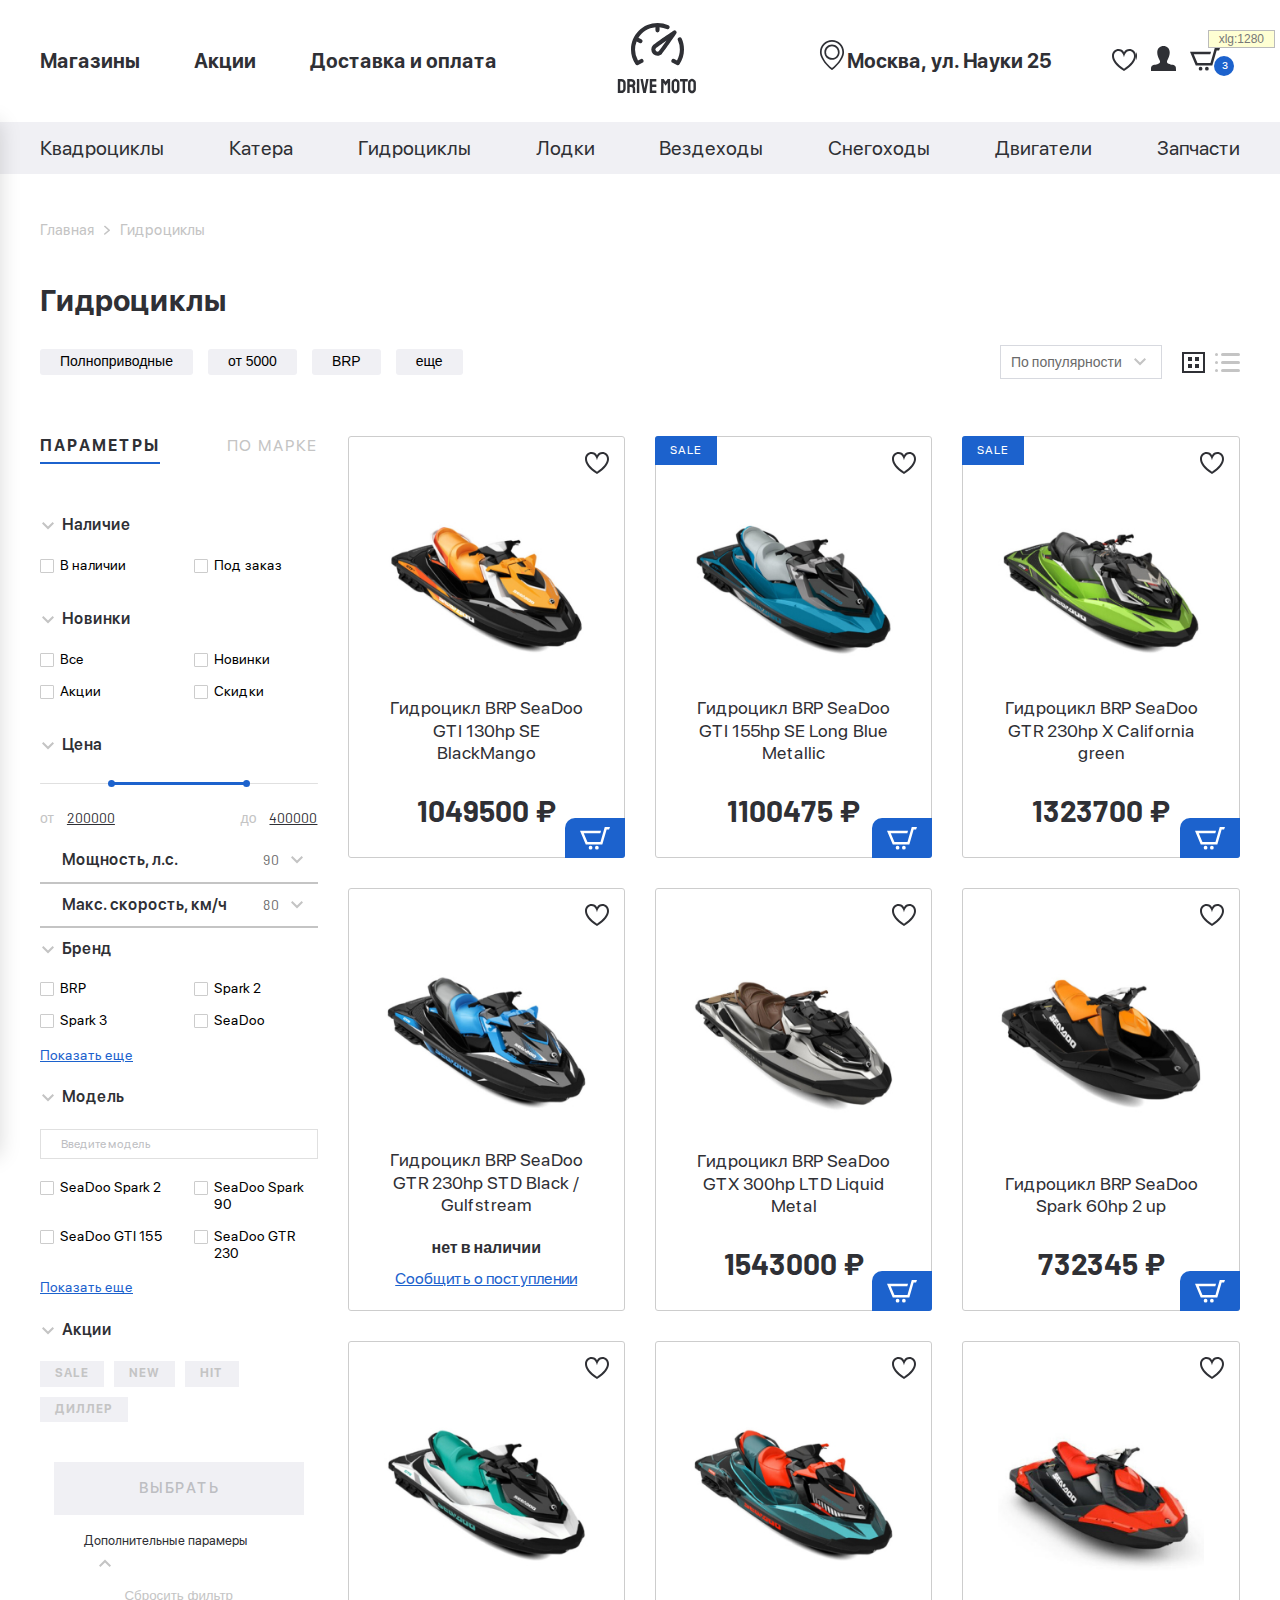
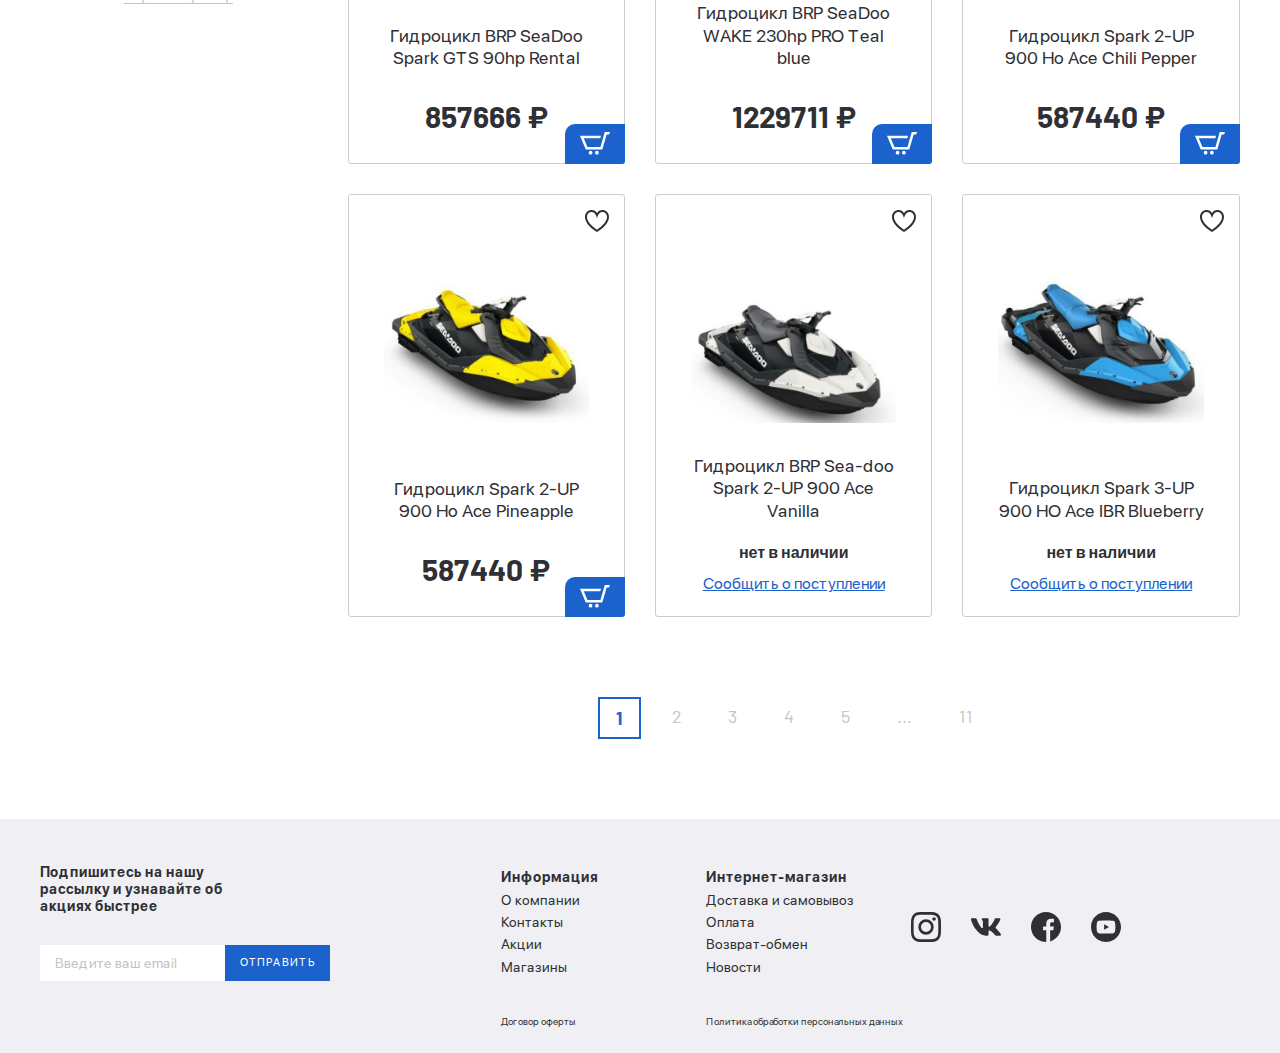
<file: docs/catalog.html>
<!DOCTYPE html> 
<html lang="ru"> 
<head> 
	<meta charset="UTF-8"> 
	<meta name="viewport" content="width=device-width, initial-scale=1, shrink-to-fit=no"> 
	<link rel="shortcut icon" href="./images/favicon.ico"> 
	<link rel="stylesheet" href="./style.css"> 
	<title>Магазин водного спорта</title> 
</head> 
<body class="">

<header class="header"> 
	<div class="header__top">
		<div class="container">
			<div class="header__top-inner">
				<button class="header__menu-toggle"></button>
				<nav class="header__top-navi top-navi">
					<ul class="top-navi__list">
						<li class="top-navi__item"><a href="./" class="top-navi__link">Магазины</a></li>
						<li class="top-navi__item"><a href="./" class="top-navi__link">Акции</a></li>
						<li class="top-navi__item"><a href="./" class="top-navi__link">Доставка и оплата</a></li>
					</ul>
				</nav>
				<a href="./" class="header__logo logo"></a>
				<div class="header__utilities">
					<a href="./" class="header__address">Москва, ул. Науки 25</a>
					<ul class="header__user user-list">
						<li class="user-list__item"><a href="./" class="user-list__link user-list__link_favorites"></a></li>
						<li class="user-list__item"><a href="./" class="user-list__link user-list__link_profile"></a></li>
						<li class="user-list__item"><a href="./" class="user-list__link user-list__link_cart" data-count="3"></a></li>
					</ul>
				</div>
			</div>
		</div>
	</div>
	<div class="header__bottom">
		<div class="header__bottom-container container">
			<ul class="header__bottom-navi top-categories">
				<li class="top-categories__item"><a class="top-categories__link" href="./catalog.html">Квадроциклы</a></li>
				<li class="top-categories__item"><a class="top-categories__link" href="./catalog.html">Катера</a></li>
				<li class="top-categories__item"><a class="top-categories__link" href="./catalog.html">Гидроциклы</a></li>
				<li class="top-categories__item"><a class="top-categories__link" href="./catalog.html">Лодки</a></li>
				<li class="top-categories__item"><a class="top-categories__link" href="./catalog.html">Вездеходы</a></li>
				<li class="top-categories__item"><a class="top-categories__link" href="./catalog.html">Снегоходы</a></li>
				<li class="top-categories__item"><a class="top-categories__link" href="./catalog.html">Двигатели</a></li>
				<li class="top-categories__item"><a class="top-categories__link" href="./catalog.html">Запчасти</a></li>
			</ul>
			<ul class="header__mobile-navi mobile-navi">
				<li class="mobile-navi__item"><a href="./" class="mobile-navi__link">Магазины</a></li>
				<li class="mobile-navi__item"><a href="./" class="mobile-navi__link">Акции</a></li>
				<li class="mobile-navi__item"><a href="./" class="mobile-navi__link">Доставка и оплата</a></li>
			</ul>
		</div>
		<div class="header__mobile-menu mobile-menu">
			<ul class="mobile-menu__list">
				<li class="mobile-menu__item">
					<a href="/" class="mobile-menu__link mobile-menu__link_login">Войти</a>
				</li>
				<li class="mobile-menu__item">
					<a href="/" class="mobile-menu__link mobile-menu__link_registration">Регистрация</a>
				</li>
				<li class="mobile-menu__item">
					<a href="/" class="mobile-menu__link mobile-menu__link_favorites">Избранное</a>
				</li>
				<li class="mobile-menu__item">
					<a href="/" class="mobile-menu__link mobile-menu__link_cart">Корзина</a>
				</li>
				<li class="mobile-menu__item">
					<a href="/" class="mobile-menu__link mobile-menu__link_shops">Магазины</a>
				</li>
				<li class="mobile-menu__item">
					<a href="/" class="mobile-menu__link mobile-menu__link_actions">Акции</a>
				</li>
				<li class="mobile-menu__item">
					<a href="/" class="mobile-menu__link mobile-menu__link_delivery">Доставка и оплата</a>
				</li>
				<li class="mobile-menu__item">
					<a href="./catalog.html" class="mobile-menu__link">Квадроциклы</a>
				</li>
				<li class="mobile-menu__item">
					<a href="./catalog.html" class="mobile-menu__link">Катера</a>
				</li>
				<li class="mobile-menu__item">
					<a href="./catalog.html" class="mobile-menu__link">Гидроциклы</a>
				</li>
				<li class="mobile-menu__item">
					<a href="./catalog.html" class="mobile-menu__link">Лодки</a>
				</li>
				<li class="mobile-menu__item">
					<a href="./catalog.html" class="mobile-menu__link">Вездеходы</a>
				</li>
				<li class="mobile-menu__item">
					<a href="./catalog.html" class="mobile-menu__link">Снегоходы</a>
				</li>
				<li class="mobile-menu__item">
					<a href="./catalog.html" class="mobile-menu__link">Двигатели</a>
				</li>
				<li class="mobile-menu__item">
					<a href="./catalog.html" class="mobile-menu__link">Запчасти</a>
				</li>
			</ul>
			<a href="/" class="mobile-menu__address">Москва, ул. Науки 25</a>
		</div>
	</div>
</header> 


<div class="breadcrumbs">
	<div class="container">
		<ul class="breadcrumbs__list">
			<li class="breadcrumbs__item"><a href="/">Главная</a></li>
			<li class="breadcrumbs__item"><span>Гидроциклы</span></li>
		</ul>
	</div>
</div>

<div class="catalog">
	<div class="container">
		<h1 class="catalog__title">Гидроциклы</h1>
		<div class="catalog__sorting sorting">
			<button class="sorting__btn">Полноприводные</button>
			<button class="sorting__btn">от 5000</button>
			<button class="sorting__btn">BRP</button>
			<button class="sorting__btn">еще</button>
			<div class="sorting__select">
				<select name="" class="select">
					<option value="">По популярности</option>
					<option value="">По рейтингу</option>
					<option value="">По цене</option>
				</select>
			</div>
			<div class="sorting__view">
				<label class="sorting__view-input sorting__view-input_tiles">
					<input type="radio" name="sorting-view" value="tiles" checked>
					<span></span>
				</label>
				<label class="sorting__view-input sorting__view-input_lines">
					<input type="radio" name="sorting-view" value="lines">
					<span></span>
				</label>
			</div>
		</div>
		<div class="catalog__inner">
			<aside class="catalog__side">
				<button class="catalog__filters-show">Фильтр</button>
				<form action="./" class="catalog__filters">
					<div class="tabs catalog__tabs">
						<div class="catalog__tabs-buttons tabs__buttons">
							<button class="catalog__tabs-button tabs__button active">параметры</button>
							<button class="catalog__tabs-button tabs__button">по марке</button>
						</div>
						<div class="tabs__container">
							<div class="tabs__content active">
								<div class="filter">
									<h3 class="filter__title">Наличие</h3>
									<div class="filter__content">
										<div class="filter__checkbox-block">
											<label class="filter__checkbox">
												<input type="checkbox" name="">
												<span>В наличии</span>
											</label>
											<label class="filter__checkbox">
												<input type="checkbox" name="">
												<span>Под заказ</span>
											</label>
										</div>
									</div>
								</div>
								<div class="filter">
									<h3 class="filter__title">Новинки</h3>
									<div class="filter__content">
										<div class="filter__checkbox-block">
											<label class="filter__checkbox">
												<input type="checkbox" name="">
												<span>Все</span>
											</label>
											<label class="filter__checkbox">
												<input type="checkbox" name="">
												<span>Новинки</span>
											</label>
											<label class="filter__checkbox">
												<input type="checkbox" name="">
												<span>Акции</span>
											</label>
											<label class="filter__checkbox">
												<input type="checkbox" name="">
												<span>Скидки</span>
											</label>
										</div>
									</div>
								</div>
								<div class="filter">
									<h3 class="filter__title">Цена</h3>
									<div class="filter__content">
										<div class="filter__range range">
											<input type="text" class="range__input js-range-slider" name="my_range" value=""
												data-min="100000"
												data-max="500000"
												data-from="200000"
												data-to="400000"
											/>
											<div class="range__values">
												<div class="range__from">от <span>100000</span></div>
												<div class="range__to">до <span>500000</span></div>
											</div>
										</div>
									</div>
								</div>
								<div class="filter filter_select">
									<h3 class="filter__title">Moщность, л.с.</h3>
									<select name="" class="filter__select select">
										<option value="90">90</option>
										<option value="130">130</option>
										<option value="154">154</option>
										<option value="230">230</option>
										<option value="300">300</option>
									</select>
								</div>
								<div class="filter filter_select">
									<h3 class="filter__title">Макс. скорость, км/ч</h3>
									<select name="" class="filter__select select">
										<option value="80">80</option>
										<option value="100">100</option>
										<option value="120">120</option>
										<option value="150">150</option>
										<option value="180">180</option>
									</select>
								</div>
								<div class="filter">
									<h3 class="filter__title">Бренд</h3>
									<div class="filter__content">
										<div class="filter__checkbox-block">
											<label class="filter__checkbox">
												<input type="checkbox" name="">
												<span>BRP</span>
											</label>
											<label class="filter__checkbox">
												<input type="checkbox" name="">
												<span>Spark 2</span>
											</label>
											<label class="filter__checkbox">
												<input type="checkbox" name="">
												<span>Spark 3</span>
											</label>
											<label class="filter__checkbox">
												<input type="checkbox" name="">
												<span>SeaDoo</span>
											</label>
											<label class="filter__checkbox">
												<input type="checkbox" name="">
												<span>Speedster</span>
											</label>
											<label class="filter__checkbox">
												<input type="checkbox" name="">
												<span>Explorer</span>
											</label>
										</div>
									</div>
								</div>
								<div class="filter">
									<h3 class="filter__title">Модель</h3>
									<div class="filter__content">
										<input class="filter__field-text" type="text" placeholder="Введите модель">
										<div class="filter__checkbox-block">
											<label class="filter__checkbox">
												<input type="checkbox" name="">
												<span>SeaDoo Spark 2</span>
											</label>
											<label class="filter__checkbox">
												<input type="checkbox" name="">
												<span>SeaDoo Spark 90 </span>
											</label>
											<label class="filter__checkbox">
												<input type="checkbox" name="">
												<span>SeaDoo GTI 155</span>
											</label>
											<label class="filter__checkbox">
												<input type="checkbox" name="">
												<span>SeaDoo GTR 230</span>
											</label>
											<label class="filter__checkbox">
												<input type="checkbox" name="">
												<span>SeaDoo Spark GTS 90</span>
											</label>
											<label class="filter__checkbox">
												<input type="checkbox" name="">
												<span>SeaDoo WAKE 230</span>
											</label>
										</div>
									</div>
								</div>
								<div class="filter">
									<h3 class="filter__title">Акции</h3>
									<div class="filter__content">
										<label class="filter__button">
											<input type="checkbox" name="" />
											<span>Sale</span>
										</label>
										<label class="filter__button">
											<input type="checkbox" name="" />
											<span>New</span>
										</label>
										<label class="filter__button">
											<input type="checkbox" name="" />
											<span>Hit</span>
										</label>
										<label class="filter__button">
											<input type="checkbox" name="" />
											<span>Диллер</span>
										</label>
									</div>
								</div>
								<button class="filter__submit" type="submit" disabled>Выбрать</button>
								<div class="filter__addition filter__addition_closed">
									<span class="filter__addition-btn">Дополнительные парамеры</span>
									<div class="filter__addition-content">
										<p>Lorem ipsum dolor sit amet consectetur adipisicing elit. Suscipit, voluptate, ipsa dolore ipsum sunt veniam sint fugiat nihil molestias minus illum, in eligendi quibusdam nobis.</p>
									</div>
								</div>
								<button class="filter__reset" type="reset">Сбросить фильтр</button>
							</div>
							<div class="tabs__content">
								Provident numquam asperiores in consectetur autem reprehenderit odio incidunt rem nulla nostrum, recusandae aspernatur assumenda quidem totam corporis eos corrupti eaque sunt beatae inventore vitae culpa maxime. Pariatur aspernatur modi at, voluptatum possimus veritatis. Laborum esse sed aperiam commodi modi nisi. Maiores asperiores sequi ducimus maxime quia laboriosam incidunt ratione?
							</div>
						</div>
					</div>
				</form>
			</aside>
			<main class="catalog__products products">
				<div class="products__inner">
					<div class="card  products__item" >
	<button class="card__to-favorites "></button>
	<a class="card__image" href="./details.html" data-hint="посмотреть товар">
		<img src="./images/stuff/card__image-9.jpg" alt="">
	</a>
	<h4 class="card__title">Гидроцикл BRP SeaDoo GTI 130hp SE BlackMango</h4>

	
		<p class="card__price">1049500 ₽</p>
		<a class="card__to-cart" href="./details.html"></a>
	

	
</div>
<div class="card card_sale products__item" data-sale="sale">
	<button class="card__to-favorites "></button>
	<a class="card__image" href="./details.html" data-hint="посмотреть товар">
		<img src="./images/stuff/card__image-10.jpg" alt="">
	</a>
	<h4 class="card__title">Гидроцикл BRP SeaDoo GTI 155hp SE Long Blue Metallic</h4>

	
		<p class="card__price">1100475 ₽</p>
		<a class="card__to-cart" href="./details.html"></a>
	

	
</div>
<div class="card card_sale products__item" data-sale="sale">
	<button class="card__to-favorites "></button>
	<a class="card__image" href="./details.html" data-hint="посмотреть товар">
		<img src="./images/stuff/card__image-11.jpg" alt="">
	</a>
	<h4 class="card__title">Гидроцикл BRP SeaDoo GTR 230hp X California green</h4>

	
		<p class="card__price">1323700 ₽</p>
		<a class="card__to-cart" href="./details.html"></a>
	

	
</div>
<div class="card  products__item" >
	<button class="card__to-favorites "></button>
	<a class="card__image" href="./details.html" data-hint="посмотреть товар">
		<img src="./images/stuff/card__image-12.jpg" alt="">
	</a>
	<h4 class="card__title">Гидроцикл BRP SeaDoo GTR 230hp STD Black / Gulfstream</h4>

	

	
		<p class="card__not-avalible">нет в наличии</p>
		<a class="card__note-me" href="./">Сообщить о поступлении</a>
	
</div>
<div class="card  products__item" >
	<button class="card__to-favorites "></button>
	<a class="card__image" href="./details.html" data-hint="посмотреть товар">
		<img src="./images/stuff/card__image-13.jpg" alt="">
	</a>
	<h4 class="card__title">Гидроцикл BRP SeaDoo GTX 300hp LTD Liquid Metal</h4>

	
		<p class="card__price">1543000 ₽</p>
		<a class="card__to-cart" href="./details.html"></a>
	

	
</div>
<div class="card  products__item" >
	<button class="card__to-favorites "></button>
	<a class="card__image" href="./details.html" data-hint="посмотреть товар">
		<img src="./images/stuff/card__image-14.jpg" alt="">
	</a>
	<h4 class="card__title">Гидроцикл BRP SeaDoo Spark 60hp 2 up</h4>

	
		<p class="card__price">732345 ₽</p>
		<a class="card__to-cart" href="./details.html"></a>
	

	
</div>
<div class="card  products__item" >
	<button class="card__to-favorites "></button>
	<a class="card__image" href="./details.html" data-hint="посмотреть товар">
		<img src="./images/stuff/card__image-15.jpg" alt="">
	</a>
	<h4 class="card__title">Гидроцикл BRP SeaDoo Spark GTS 90hp Rental</h4>

	
		<p class="card__price">857666 ₽</p>
		<a class="card__to-cart" href="./details.html"></a>
	

	
</div>
<div class="card  products__item" >
	<button class="card__to-favorites "></button>
	<a class="card__image" href="./details.html" data-hint="посмотреть товар">
		<img src="./images/stuff/card__image-16.jpg" alt="">
	</a>
	<h4 class="card__title">Гидроцикл BRP SeaDoo WAKE 230hp PRO Teal blue</h4>

	
		<p class="card__price">1229711 ₽</p>
		<a class="card__to-cart" href="./details.html"></a>
	

	
</div>
<div class="card  products__item" >
	<button class="card__to-favorites "></button>
	<a class="card__image" href="./details.html" data-hint="посмотреть товар">
		<img src="./images/stuff/card__image-17.jpg" alt="">
	</a>
	<h4 class="card__title">Гидроцикл Spark 2-UP 900 Ho Ace Chili Pepper</h4>

	
		<p class="card__price">587440 ₽</p>
		<a class="card__to-cart" href="./details.html"></a>
	

	
</div>
<div class="card  products__item" >
	<button class="card__to-favorites "></button>
	<a class="card__image" href="./details.html" data-hint="посмотреть товар">
		<img src="./images/stuff/card__image-18.jpg" alt="">
	</a>
	<h4 class="card__title">Гидроцикл Spark 2-UP 900 Ho Ace Pineapple</h4>

	
		<p class="card__price">587440 ₽</p>
		<a class="card__to-cart" href="./details.html"></a>
	

	
</div>
<div class="card  products__item" >
	<button class="card__to-favorites "></button>
	<a class="card__image" href="./details.html" data-hint="посмотреть товар">
		<img src="./images/stuff/card__image-19.jpg" alt="">
	</a>
	<h4 class="card__title">Гидроцикл BRP Sea-doo Spark 2-UP 900 Ace Vanilla</h4>

	

	
		<p class="card__not-avalible">нет в наличии</p>
		<a class="card__note-me" href="./">Сообщить о поступлении</a>
	
</div>
<div class="card  products__item" >
	<button class="card__to-favorites "></button>
	<a class="card__image" href="./details.html" data-hint="посмотреть товар">
		<img src="./images/stuff/card__image-20.jpg" alt="">
	</a>
	<h4 class="card__title">Гидроцикл Spark 3-UP 900 HO Ace IBR Blueberry</h4>

	

	
		<p class="card__not-avalible">нет в наличии</p>
		<a class="card__note-me" href="./">Сообщить о поступлении</a>
	
</div>

				</div>
				<div class="pagination">
					<ul class="pagination__list">
						<li class="pagination__item pagination__item_active"><a href="/">1</a></li>
						<li class="pagination__item"><a href="./">2</a></li>
						<li class="pagination__item"><a href="./">3</a></li>
						<li class="pagination__item"><a href="./">4</a></li>
						<li class="pagination__item"><a href="./">5</a></li>
						<li class="pagination__item"><span>...</span></li>
						<li class="pagination__item"><a href="./">11</a></li>
					</ul>
				</div>
			</main>
		</div>
	</div>
</div>

<footer class="footer"> 
	<div class="footer__container footer__container_top container">
		<div class="footer__top">
			<div class="footer__subscribe">
				<h4 class="footer__subscribe-title">Подпишитесь на нашу рассылку и узнавайте об акциях быстрее</h4>
				<form action="" class="footer__subscribe-form subscribe-form">
					<input class="subscribe-form__email" type="text" placeholder="Введите ваш email">
					<input class="subscribe-form__submit" type="submit" value="Отправить">
				</form>
			</div>
			<div class="footer__menu">
				<h4 class="footer__menu-title">Информация</h4>
				<ul class="footer__menu-list">
					<li><a href="./">О компании</a></li>
					<li><a href="./">Контакты</a></li>
					<li><a href="./">Акции</a></li>
					<li><a href="./">Магазины</a></li>
				</ul>
			</div>
			<div class="footer__menu">
				<h4 class="footer__menu-title">Интернет-магазин</h4>
				<ul class="footer__menu-list">
					<li><a href="./">Доставка и самовывоз</a></li>
					<li><a href="./">Оплата</a></li>
					<li><a href="./">Возврат-обмен</a></li>
					<li><a href="./">Новости</a></li>
				</ul>
			</div>
			<div class="footer__social social">
				<div class="social__inner">
					<a href="./" class="social__item social__item_instagram"></a>
					<a href="./" class="social__item social__item_vkontakte"></a>
					<a href="./" class="social__item social__item_facebook"></a>
					<a href="./" class="social__item social__item_youtube"></a>
				</div>
			</div>
		</div>
	</div>
	<div class="footer__container footer__container_bottom container">
		<div class="footer__bottom">
			<a href="/" class="footer__offert">Договор оферты</a>
			<a href="/" class="footer__politics">Политика обработки персональных данных</a>
		</div>
	</div>
</footer> 
<script src="./jquery.min.js"></script>
<script src="./ion.rangeSlider.min.js"></script>
<script src="./jquery.rateyo.min.js"></script>
<script src="./common.js"></script> 
</body> 
</html>
</file>
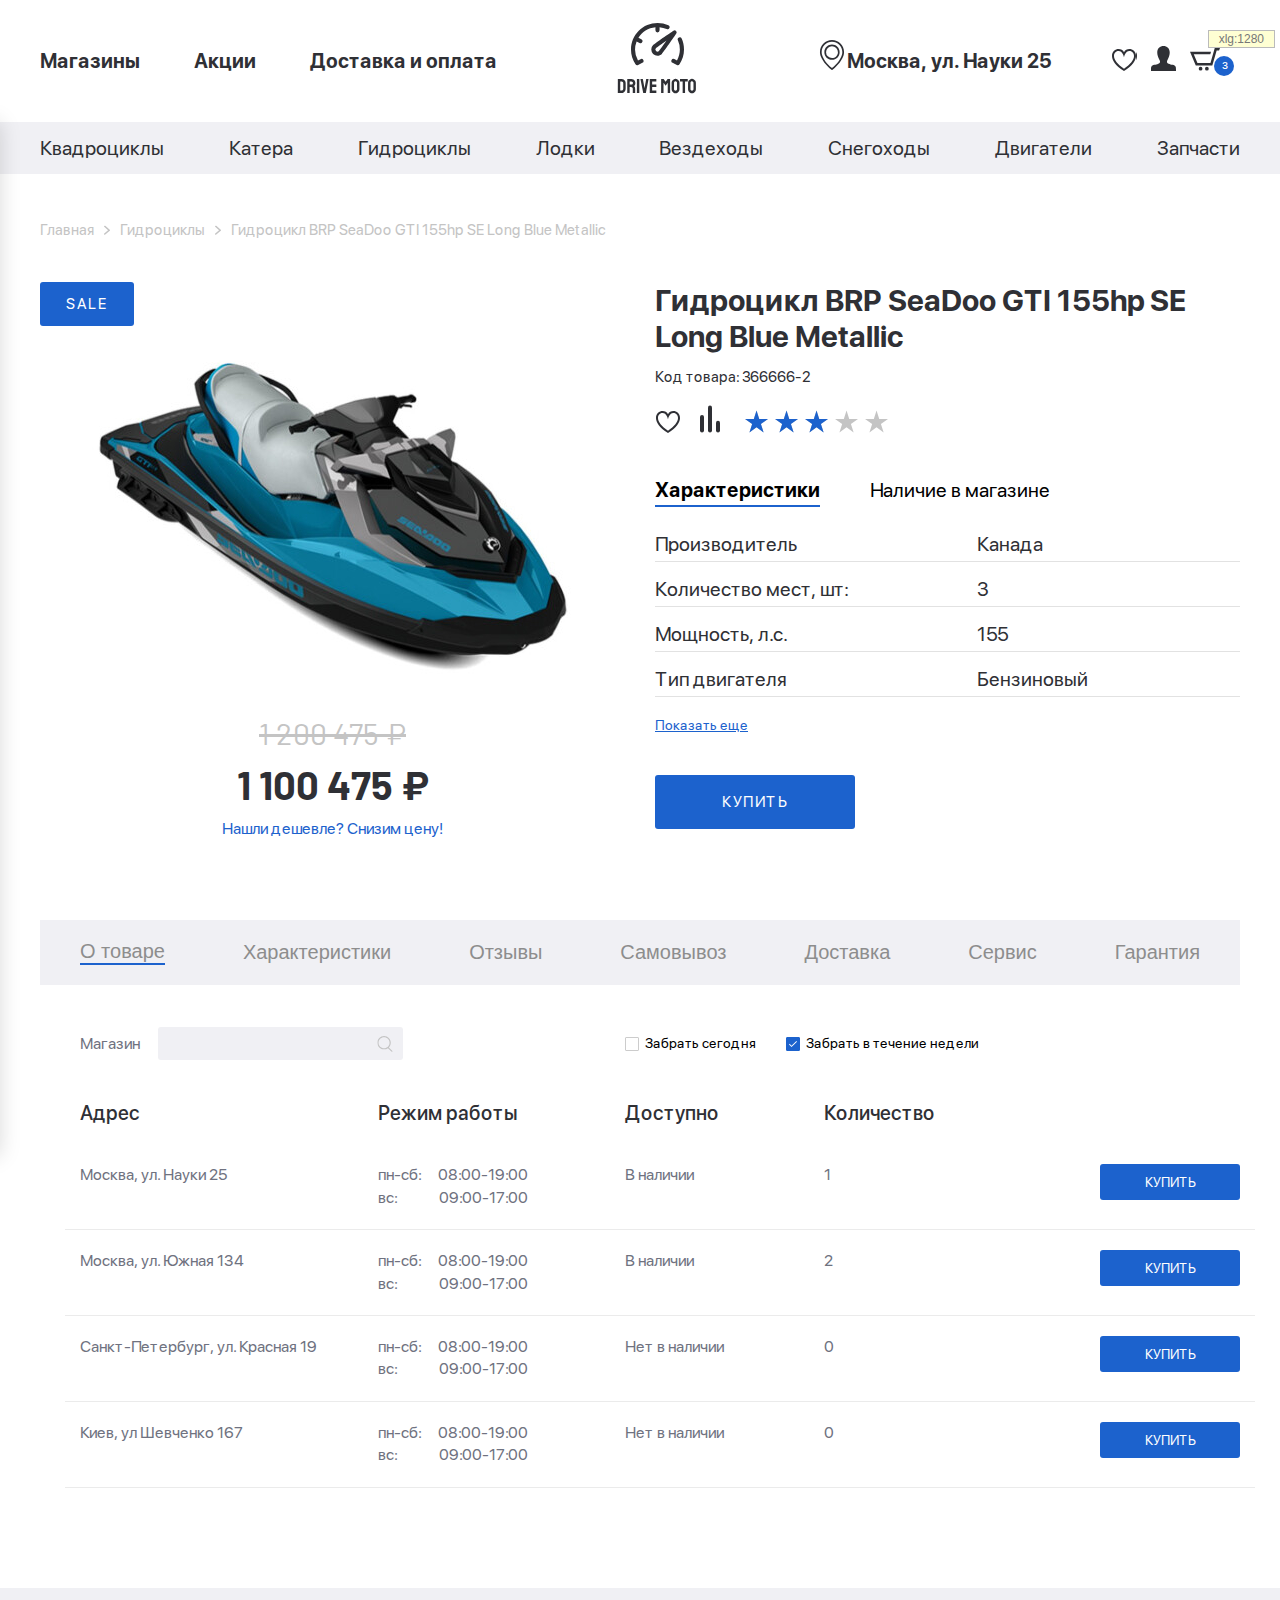
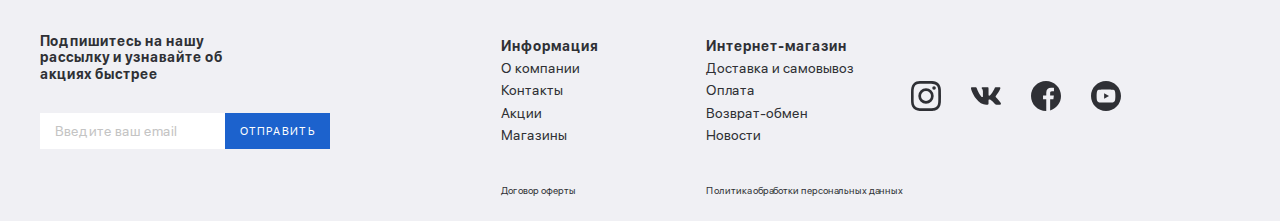
<file: docs/details.html>
<!DOCTYPE html> 
<html lang="ru"> 
<head> 
	<meta charset="UTF-8"> 
	<meta name="viewport" content="width=device-width, initial-scale=1, shrink-to-fit=no"> 
	<link rel="shortcut icon" href="./images/favicon.ico"> 
	<link rel="stylesheet" href="./style.css"> 
	<title>Магазин водного спорта</title> 
</head> 
<body class="home">

<header class="header"> 
	<div class="header__top">
		<div class="container">
			<div class="header__top-inner">
				<button class="header__menu-toggle"></button>
				<nav class="header__top-navi top-navi">
					<ul class="top-navi__list">
						<li class="top-navi__item"><a href="./" class="top-navi__link">Магазины</a></li>
						<li class="top-navi__item"><a href="./" class="top-navi__link">Акции</a></li>
						<li class="top-navi__item"><a href="./" class="top-navi__link">Доставка и оплата</a></li>
					</ul>
				</nav>
				<a href="./" class="header__logo logo"></a>
				<div class="header__utilities">
					<a href="./" class="header__address">Москва, ул. Науки 25</a>
					<ul class="header__user user-list">
						<li class="user-list__item"><a href="./" class="user-list__link user-list__link_favorites"></a></li>
						<li class="user-list__item"><a href="./" class="user-list__link user-list__link_profile"></a></li>
						<li class="user-list__item"><a href="./" class="user-list__link user-list__link_cart" data-count="3"></a></li>
					</ul>
				</div>
			</div>
		</div>
	</div>
	<div class="header__bottom">
		<div class="header__bottom-container container">
			<ul class="header__bottom-navi top-categories">
				<li class="top-categories__item"><a class="top-categories__link" href="./catalog.html">Квадроциклы</a></li>
				<li class="top-categories__item"><a class="top-categories__link" href="./catalog.html">Катера</a></li>
				<li class="top-categories__item"><a class="top-categories__link" href="./catalog.html">Гидроциклы</a></li>
				<li class="top-categories__item"><a class="top-categories__link" href="./catalog.html">Лодки</a></li>
				<li class="top-categories__item"><a class="top-categories__link" href="./catalog.html">Вездеходы</a></li>
				<li class="top-categories__item"><a class="top-categories__link" href="./catalog.html">Снегоходы</a></li>
				<li class="top-categories__item"><a class="top-categories__link" href="./catalog.html">Двигатели</a></li>
				<li class="top-categories__item"><a class="top-categories__link" href="./catalog.html">Запчасти</a></li>
			</ul>
			<ul class="header__mobile-navi mobile-navi">
				<li class="mobile-navi__item"><a href="./" class="mobile-navi__link">Магазины</a></li>
				<li class="mobile-navi__item"><a href="./" class="mobile-navi__link">Акции</a></li>
				<li class="mobile-navi__item"><a href="./" class="mobile-navi__link">Доставка и оплата</a></li>
			</ul>
		</div>
		<div class="header__mobile-menu mobile-menu">
			<ul class="mobile-menu__list">
				<li class="mobile-menu__item">
					<a href="/" class="mobile-menu__link mobile-menu__link_login">Войти</a>
				</li>
				<li class="mobile-menu__item">
					<a href="/" class="mobile-menu__link mobile-menu__link_registration">Регистрация</a>
				</li>
				<li class="mobile-menu__item">
					<a href="/" class="mobile-menu__link mobile-menu__link_favorites">Избранное</a>
				</li>
				<li class="mobile-menu__item">
					<a href="/" class="mobile-menu__link mobile-menu__link_cart">Корзина</a>
				</li>
				<li class="mobile-menu__item">
					<a href="/" class="mobile-menu__link mobile-menu__link_shops">Магазины</a>
				</li>
				<li class="mobile-menu__item">
					<a href="/" class="mobile-menu__link mobile-menu__link_actions">Акции</a>
				</li>
				<li class="mobile-menu__item">
					<a href="/" class="mobile-menu__link mobile-menu__link_delivery">Доставка и оплата</a>
				</li>
				<li class="mobile-menu__item">
					<a href="./catalog.html" class="mobile-menu__link">Квадроциклы</a>
				</li>
				<li class="mobile-menu__item">
					<a href="./catalog.html" class="mobile-menu__link">Катера</a>
				</li>
				<li class="mobile-menu__item">
					<a href="./catalog.html" class="mobile-menu__link">Гидроциклы</a>
				</li>
				<li class="mobile-menu__item">
					<a href="./catalog.html" class="mobile-menu__link">Лодки</a>
				</li>
				<li class="mobile-menu__item">
					<a href="./catalog.html" class="mobile-menu__link">Вездеходы</a>
				</li>
				<li class="mobile-menu__item">
					<a href="./catalog.html" class="mobile-menu__link">Снегоходы</a>
				</li>
				<li class="mobile-menu__item">
					<a href="./catalog.html" class="mobile-menu__link">Двигатели</a>
				</li>
				<li class="mobile-menu__item">
					<a href="./catalog.html" class="mobile-menu__link">Запчасти</a>
				</li>
			</ul>
			<a href="/" class="mobile-menu__address">Москва, ул. Науки 25</a>
		</div>
	</div>
</header> 
 

<div class="breadcrumbs">
	<div class="container">
		<ul class="breadcrumbs__list">
			<li class="breadcrumbs__item"><a href="./">Главная</a></li>
			<li class="breadcrumbs__item"><a href="./">Гидроциклы</a></li>
			<li class="breadcrumbs__item"><span>Гидроцикл BRP SeaDoo GTI 155hp SE Long Blue Metallic</span></li>
		</ul>
	</div>
</div>

<section class="details">
	<div class="container">
		<div class="details__inner">
			<div class="details__left details__left_sale" data-sale="Sale">
				<img class="details__image" src="./images/stuff/details__image.jpg" alt="" />
				<p class="details__prise-old">1 200 475 ₽</p>
				<p class="details__prise-new">1 100 475 ₽</p>
				<a href="/" class="details__discount-link">Нашли дешевле? Снизим цену!</a>
				<button class="details__buy-mobile">Купить</button>
			</div>
			<div class="details__right">
				<h1 class="details__title">Гидроцикл BRP SeaDoo GTI 155hp SE Long Blue Metallic</h1>
				<p class="details__vendor">Код товара: 366666-2 </p>
				<div class="details__utilities">
					<button class="details__favorite"></button>
					<button class="details__compare"></button>
					<div class="details__rating" data-rateyo-rating="3"></div>
				</div>
				<div class="details__tabs tabs">
					<div class="details__tabs-buttons tabs__buttons">
						<button class="details__tabs-button tabs__button active">Характеристики</button>
						<button class="details__tabs-button tabs__button">Наличие в магазине</button>
					</div>
					<div class="tabs__container">
						<div class="tabs__content active">
							<div class="details__properties properties">
								<div class="properties__item">
									<div class="properties__item-left">Производитель</div>
									<div class="properties__item-right">Канада</div>
								</div>
								<div class="properties__item">
									<div class="properties__item-left">Количество мест, шт: </div>
									<div class="properties__item-right">3</div>
								</div>
								<div class="properties__item">
									<div class="properties__item-left">Мощность, л.с.</div>
									<div class="properties__item-right">155</div>
								</div>
								<div class="properties__item">
									<div class="properties__item-left">Тип двигателя</div>
									<div class="properties__item-right">Бензиновый</div>
								</div>
								<div class="properties__item">
									<div class="properties__item-left">Год выпуска</div>
									<div class="properties__item-right">2018</div>
								</div>
								<div class="properties__item">
									<div class="properties__item-left">Макс. скорость, км/ч</div>
									<div class="properties__item-right">150</div>
								</div>
								<div class="properties__item">
									<div class="properties__item-left">Цвет</div>
									<div class="properties__item-right">синий</div>
								</div>
							</div>
						</div>
						<div class="tabs__content">
							<p>Cupiditate deserunt nesciunt quo debitis quaerat sint, accusantium architecto quis. Quas iste voluptates corrupti repellendus! Veritatis exercitationem eligendi quos minus cumque, earum consequuntur debitis.</p>
						</div>
					</div>
				</div>
				<button class="details__buy">Купить</button>
			</div>
		</div>
	</div>
</section>

<div class="info">
	<div class="container">
		<div class="info__inner tabs">
			<div class="info__header tabs__buttons">
				<button class="info__header-button tabs__button active">О товаре</button>
				<button class="info__header-button tabs__button">Характеристики</button>
				<button class="info__header-button tabs__button">Отзывы</button>
				<button class="info__header-button tabs__button">Самовывоз</button>
				<button class="info__header-button tabs__button">Доставка</button>
				<button class="info__header-button tabs__button">Сервис</button>
				<button class="info__header-button tabs__button">Гарантия</button>
			</div>
			<div class="info__content tabs__container">
				<div class="tabs__content active">
					<form action="/" class="info__panel">
						<div class="info__panel-search">
							<label><span>Магазин</span> <input type="text" placeholder="Магазин"></label>
						</div>
						<div class="info__panel-radio">
							<label><input type="radio" name="pickup"><span>Забрать сегодня</span></label>
						</div>
						<div class="info__panel-radio">
							<label><input type="radio" name="pickup" checked><span>Забрать в течение недели</span></label>
						</div>
					</form>
					<div class="info__table">
						<div class="info__table-row info__table-row_head">
							<div class="info__table-col">Адрес</div>
							<div class="info__table-col">Режим работы</div>
							<div class="info__table-col">Доступно</div>
							<div class="info__table-col">Количество</div>
						</div>
						<div class="info__table-row">
							<div class="info__table-col" data-title="Адрес">Москва, ул. Науки 25</div>
							<div class="info__table-col" data-title="Режим работы">
								<div class="info__table-col-inner">
									<span>пн-сб:</span>
									<span>08:00-19:00</span>
									<span>вс:</span>
									<span>09:00-17:00</span>
								</div>
							</div>
							<div class="info__table-col" data-title="Доступно">В наличии</div>
							<div class="info__table-col" data-title="Количество">1</div>
							<div class="info__table-col"><button class="info__table-btn">Купить</button></div>
						</div>
						<div class="info__table-row">
							<div class="info__table-col" data-title="Адрес">Москва, ул. Южная 134</div>
							<div class="info__table-col" data-title="Режим работы">
								<div class="info__table-col-inner">
									<span>пн-сб:</span>
									<span>08:00-19:00</span>
									<span>вс:</span>
									<span>09:00-17:00</span>
								</div>
							</div>
							<div class="info__table-col" data-title="Доступно">В наличии</div>
							<div class="info__table-col" data-title="Количество">2</div>
							<div class="info__table-col"><button class="info__table-btn">Купить</button></div>
						</div>
						<div class="info__table-row">
							<div class="info__table-col" data-title="Адрес">Санкт-Петербург, ул. Красная 19</div>
							<div class="info__table-col" data-title="Режим работы">
								<div class="info__table-col-inner">
									<span>пн-сб:</span>
									<span>08:00-19:00</span>
									<span>вс:</span>
									<span>09:00-17:00</span>
								</div>
							</div>
							<div class="info__table-col" data-title="Доступно">Нет в наличии</div>
							<div class="info__table-col" data-title="Количество">0</div>
							<div class="info__table-col"><button class="info__table-btn">Купить</button></div>
						</div>
						<div class="info__table-row">
							<div class="info__table-col" data-title="Адрес">Киев, ул Шевченко 167</div>
							<div class="info__table-col" data-title="Режим работы">
								<div class="info__table-col-inner">
									<span>пн-сб:</span>
									<span>08:00-19:00</span>
									<span>вс:</span>
									<span>09:00-17:00</span>
								</div>
							</div>
							<div class="info__table-col" data-title="Доступно">Нет в наличии</div>
							<div class="info__table-col" data-title="Количество">0</div>
							<div class="info__table-col"><button class="info__table-btn">Купить</button></div>
						</div>
					</div>

				</div>
				<div class="tabs__content">
					<p>Aliquam quia quibusdam eaque voluptate fugit tenetur? Hic earum, ut saepe nihil possimus magnam ex. Nobis odit a recusandae itaque molestiae laudantium ex iusto, deserunt voluptatum iure tempore ullam magni amet accusantium repellendus, maiores neque quisquam libero veniam! Amet necessitatibus similique officiis eum molestias quasi nihil ab suscipit reiciendis, nisi asperiores quibusdam voluptates natus doloribus nobis in pariatur est debitis neque libero inventore magni exercitationem. Eveniet dolores adipisci debitis fugiat neque sunt expedita minima odit asperiores, cum nam cumque facere rerum suscipit consectetur laboriosam ad recusandae ipsa repellendus aliquid? Asperiores ipsa quidem, autem sint, quae sequi minima perspiciatis doloremque explicabo, voluptate consectetur reprehenderit odit quam corrupti iste non doloribus dolores iure. Repellat quisquam vero provident nisi deserunt, aliquam accusamus optio!</p>
				</div>
				<div class="tabs__content">
					<p>Aliquam sapiente nobis officia quis quas. Asperiores perferendis nisi obcaecati aliquid, voluptate eligendi iure praesentium beatae fugit porro quos explicabo minima molestiae sed inventore ullam, totam quae eos non nam nihil ipsa impedit delectus enim. Animi error officiis provident ipsam corrupti tempora commodi consequatur maiores voluptatibus? Facere placeat, harum praesentium incidunt consequuntur quisquam ullam voluptatibus cumque molestiae sit rem tempora delectus id provident? Eligendi expedita laborum placeat animi ipsa voluptatum! Facilis velit facere eligendi tenetur sed atque, ipsa dolor praesentium enim unde alias architecto aliquam necessitatibus dicta magni doloremque dignissimos quibusdam consequuntur ab qui. Provident, amet quas? Suscipit architecto eveniet numquam aliquam dolore consequatur quibusdam saepe quia officia optio cumque laudantium velit ipsam molestiae fugiat voluptates, unde aliquid porro labore.</p>
				</div>
				<div class="tabs__content">
					<p>Aliquid, aliquam adipisci nemo id consequuntur officiis dolorem! Pariatur fugiat ullam facilis animi atque? Quos sapiente deserunt necessitatibus perferendis doloribus provident tempora libero voluptatum aperiam, repudiandae tempore nulla, totam magnam, eos quidem saepe voluptatibus quasi pariatur quam natus! Eius et optio ut nemo dolores mollitia soluta veniam dignissimos facilis id vel odio, eligendi minus delectus maiores impedit sit! Aut sequi eum facere, rem eius laborum. Veritatis debitis dolorum, voluptates repellat eius facere iusto esse consectetur, eligendi, incidunt aliquid et mollitia distinctio harum totam quisquam exercitationem autem fuga! Eius, ipsa corrupti doloribus magni voluptate deserunt minus ducimus soluta totam enim quia veritatis tempora amet quidem explicabo. Facilis explicabo quas necessitatibus atque quos, modi minima consectetur repellendus minus beatae? Voluptatibus, alias vero!</p>
				</div>
				<div class="tabs__content">
					<p>Eaque ex veniam doloribus alias rerum adipisci quasi doloremque maiores, sapiente a mollitia quibusdam perferendis minima autem consequuntur soluta veritatis et amet molestias quis cupiditate. Dolorum dolore molestias repellat amet ipsam, accusamus nulla porro impedit saepe vel aliquam officiis doloribus obcaecati ab mollitia reiciendis quaerat debitis? Eligendi quam consectetur cum, voluptatibus quas ex aliquid illo iusto, nulla esse nobis iure quo at provident amet corrupti dolores? Fugit ab omnis, quod hic voluptatum illum reiciendis in exercitationem? Neque esse, excepturi tempore maiores, quibusdam hic fuga sint omnis cumque obcaecati quaerat distinctio vero tempora reprehenderit minus aliquid? Modi, enim quod. Assumenda distinctio voluptate molestiae, molestias fugit incidunt. Exercitationem, minus voluptate, dolores nostrum fuga sed laborum modi excepturi beatae consectetur totam, vero incidunt.</p>
				</div>
				<div class="tabs__content">
					<p>Maiores, tempora? Repellendus perferendis illo assumenda delectus laudantium modi voluptates eaque esse deserunt, iure, exercitationem enim fugit! Excepturi alias, voluptatem nostrum quod minus corrupti doloribus magni maiores ut nihil consequuntur earum rerum debitis atque! Cum incidunt eaque ex dolores molestias ullam sunt ipsa sint quia quaerat provident in enim autem hic dolorem architecto vel, possimus suscipit, vero, aperiam iusto adipisci. Excepturi itaque modi at quasi esse aut eligendi fugit ab sapiente, error similique repellat vero id dolor, totam minus veritatis atque placeat adipisci. Magnam ea expedita nam? Architecto a vero tenetur modi necessitatibus sed eos molestiae placeat ratione doloremque quae, in qui maxime corporis voluptas obcaecati distinctio adipisci itaque autem porro praesentium temporibus pariatur. Repudiandae aspernatur fugit ut quam maxime.</p>
				</div>
				<div class="tabs__content">
					<p>Rerum cumque earum dolores quibusdam temporibus illo doloremque veritatis, nesciunt hic, quae ipsam vero, nam architecto saepe quis? Similique autem nemo excepturi tempora corrupti, impedit voluptatibus facere repellat. Dolorum fugiat iste repellendus deserunt labore porro cupiditate cumque molestias, tempore quo eligendi totam voluptas asperiores omnis animi, accusantium quae, quaerat beatae corporis. Inventore esse eaque architecto ipsum, odit consectetur dignissimos repellendus beatae minus cupiditate unde ad. Est a minima, ab veniam eligendi facere culpa provident ex reiciendis sunt amet vero maiores saepe aliquid quo, expedita totam odio nesciunt maxime quia in, adipisci tempora. Consequuntur aliquam asperiores fuga blanditiis repudiandae beatae enim quis, perferendis quam, ipsum voluptatem atque fugiat architecto assumenda nostrum neque tempora autem quasi exercitationem numquam quo inventore praesentium nulla.</p>
				</div>
			</div>
		</div>
	</div>
</div>

<!-- <section class="section additional">
	<div class="container">
		<h3 class="additional__title">С этим товаром покупают</h3>
		<div class="tabs additional__tabs">
	<div class="additional__tabs-buttons tabs__buttons">
		<button class="additional__tabs-button tabs__button active">запчасти</button>
		<button class="additional__tabs-button tabs__button">моторы</button>
		<button class="additional__tabs-button tabs__button">гидроциклы</button>
		<button class="additional__tabs-button tabs__button">электроника</button>
		<button class="additional__tabs-button tabs__button">аксессуары</button>
	</div>
	<div class="tabs__container additional__container">
		<div class="additional__content tabs__content active">
			<div class="additional__slider">
				<div class="card  additional__slider-item" >
	<button class="card__to-favorites card__to-favorites_active"></button>
	<a class="card__image" href="./details.html" data-hint="посмотреть товар">
		<img src="./images/stuff/card__image-1.jpg" alt="">
	</a>
	<h4 class="card__title">Водонепроницаемый Рюкзак</h4>

	
		<p class="card__price">9800 ₽</p>
		<a class="card__to-cart" href="./details.html"></a>
	

	
</div>
<div class="card card_sale additional__slider-item" data-sale="sale">
	<button class="card__to-favorites "></button>
	<a class="card__image" href="./details.html" data-hint="посмотреть товар">
		<img src="./images/stuff/card__image-2.jpg" alt="">
	</a>
	<h4 class="card__title">Спасательный жилет BRP Men's Airflow PFD</h4>

	
		<p class="card__price">6900 ₽</p>
		<a class="card__to-cart" href="./details.html"></a>
	

	
</div>
<div class="card card_sale additional__slider-item" data-sale="sale">
	<button class="card__to-favorites "></button>
	<a class="card__image" href="./details.html" data-hint="посмотреть товар">
		<img src="./images/stuff/card__image-3.jpg" alt="">
	</a>
	<h4 class="card__title">BRP Audio-Premium System</h4>

	
		<p class="card__price">68000 ₽</p>
		<a class="card__to-cart" href="./details.html"></a>
	

	
</div>
<div class="card  additional__slider-item" >
	<button class="card__to-favorites "></button>
	<a class="card__image" href="./details.html" data-hint="посмотреть товар">
		<img src="./images/stuff/card__image-4.jpg" alt="">
	</a>
	<h4 class="card__title">Спасательное снаряжение</h4>

	

	
		<p class="card__not-avalible">нет в наличии</p>
		<a class="card__note-me" href="./">Сообщить о поступлении</a>
	
</div>
<div class="card  additional__slider-item" >
	<button class="card__to-favorites "></button>
	<a class="card__image" href="./details.html" data-hint="посмотреть товар">
		<img src="./images/stuff/card__image-5.jpg" alt="">
	</a>
	<h4 class="card__title">BRP Audio-портативная система</h4>

	

	
		<p class="card__not-avalible">нет в наличии</p>
		<a class="card__note-me" href="./">Сообщить о поступлении</a>
	
</div>
<div class="card  additional__slider-item" >
	<button class="card__to-favorites "></button>
	<a class="card__image" href="./details.html" data-hint="посмотреть товар">
		<img src="./images/stuff/card__image-6.jpg" alt="">
	</a>
	<h4 class="card__title">Garmin Echomap Plus 62cv</h4>

	
		<p class="card__price">45800 ₽</p>
		<a class="card__to-cart" href="./details.html"></a>
	

	
</div>
 
			</div>
			<a class="additional__more" href="/">показать еще</a>
		</div>
		<div class="additional__content tabs__content">
			<div class="additional__slider">
				<div class="card card_sale additional__slider-item" data-sale="sale">
	<button class="card__to-favorites "></button>
	<a class="card__image" href="./details.html" data-hint="посмотреть товар">
		<img src="./images/stuff/card__image-3.jpg" alt="">
	</a>
	<h4 class="card__title">BRP Audio-Premium System</h4>

	
		<p class="card__price">68000 ₽</p>
		<a class="card__to-cart" href="./details.html"></a>
	

	
</div>
<div class="card  additional__slider-item" >
	<button class="card__to-favorites "></button>
	<a class="card__image" href="./details.html" data-hint="посмотреть товар">
		<img src="./images/stuff/card__image-4.jpg" alt="">
	</a>
	<h4 class="card__title">Спасательное снаряжение</h4>

	

	
		<p class="card__not-avalible">нет в наличии</p>
		<a class="card__note-me" href="./">Сообщить о поступлении</a>
	
</div>
<div class="card  additional__slider-item" >
	<button class="card__to-favorites "></button>
	<a class="card__image" href="./details.html" data-hint="посмотреть товар">
		<img src="./images/stuff/card__image-5.jpg" alt="">
	</a>
	<h4 class="card__title">BRP Audio-портативная система</h4>

	

	
		<p class="card__not-avalible">нет в наличии</p>
		<a class="card__note-me" href="./">Сообщить о поступлении</a>
	
</div>
<div class="card  additional__slider-item" >
	<button class="card__to-favorites "></button>
	<a class="card__image" href="./details.html" data-hint="посмотреть товар">
		<img src="./images/stuff/card__image-6.jpg" alt="">
	</a>
	<h4 class="card__title">Garmin Echomap Plus 62cv</h4>

	
		<p class="card__price">45800 ₽</p>
		<a class="card__to-cart" href="./details.html"></a>
	

	
</div>
<div class="card  additional__slider-item" >
	<button class="card__to-favorites "></button>
	<a class="card__image" href="./details.html" data-hint="посмотреть товар">
		<img src="./images/stuff/card__image-7.jpg" alt="">
	</a>
	<h4 class="card__title">RF D.E.S.S.TM Key</h4>

	

	
		<p class="card__not-avalible">нет в наличии</p>
		<a class="card__note-me" href="./">Сообщить о поступлении</a>
	
</div>
<div class="card  additional__slider-item" >
	<button class="card__to-favorites "></button>
	<a class="card__image" href="./details.html" data-hint="посмотреть товар">
		<img src="./images/stuff/card__image-8.jpg" alt="">
	</a>
	<h4 class="card__title">Мужской костюм 3мм</h4>

	
		<p class="card__price">7000 ₽</p>
		<a class="card__to-cart" href="./details.html"></a>
	

	
</div>
 
			</div>
			<a class="additional__more" href="/">показать еще</a>
		</div>
		<div class="additional__content tabs__content">
			<div class="additional__slider">
				<div class="card  additional__slider-item" >
	<button class="card__to-favorites "></button>
	<a class="card__image" href="./details.html" data-hint="посмотреть товар">
		<img src="./images/stuff/card__image-9.jpg" alt="">
	</a>
	<h4 class="card__title">Гидроцикл BRP SeaDoo GTI 130hp SE BlackMango</h4>

	
		<p class="card__price">1049500 ₽</p>
		<a class="card__to-cart" href="./details.html"></a>
	

	
</div>
<div class="card card_sale additional__slider-item" data-sale="sale">
	<button class="card__to-favorites "></button>
	<a class="card__image" href="./details.html" data-hint="посмотреть товар">
		<img src="./images/stuff/card__image-10.jpg" alt="">
	</a>
	<h4 class="card__title">Гидроцикл BRP SeaDoo GTI 155hp SE Long Blue Metallic</h4>

	
		<p class="card__price">1100475 ₽</p>
		<a class="card__to-cart" href="./details.html"></a>
	

	
</div>
<div class="card card_sale additional__slider-item" data-sale="sale">
	<button class="card__to-favorites "></button>
	<a class="card__image" href="./details.html" data-hint="посмотреть товар">
		<img src="./images/stuff/card__image-11.jpg" alt="">
	</a>
	<h4 class="card__title">Гидроцикл BRP SeaDoo GTR 230hp X California green</h4>

	
		<p class="card__price">1323700 ₽</p>
		<a class="card__to-cart" href="./details.html"></a>
	

	
</div>
<div class="card  additional__slider-item" >
	<button class="card__to-favorites "></button>
	<a class="card__image" href="./details.html" data-hint="посмотреть товар">
		<img src="./images/stuff/card__image-12.jpg" alt="">
	</a>
	<h4 class="card__title">Гидроцикл BRP SeaDoo GTR 230hp STD Black / Gulfstream</h4>

	

	
		<p class="card__not-avalible">нет в наличии</p>
		<a class="card__note-me" href="./">Сообщить о поступлении</a>
	
</div>
<div class="card  additional__slider-item" >
	<button class="card__to-favorites "></button>
	<a class="card__image" href="./details.html" data-hint="посмотреть товар">
		<img src="./images/stuff/card__image-13.jpg" alt="">
	</a>
	<h4 class="card__title">Гидроцикл BRP SeaDoo GTX 300hp LTD Liquid Metal</h4>

	
		<p class="card__price">1543000 ₽</p>
		<a class="card__to-cart" href="./details.html"></a>
	

	
</div>
<div class="card  additional__slider-item" >
	<button class="card__to-favorites "></button>
	<a class="card__image" href="./details.html" data-hint="посмотреть товар">
		<img src="./images/stuff/card__image-14.jpg" alt="">
	</a>
	<h4 class="card__title">Гидроцикл BRP SeaDoo Spark 60hp 2 up</h4>

	
		<p class="card__price">732345 ₽</p>
		<a class="card__to-cart" href="./details.html"></a>
	

	
</div>
 

			</div>
			<a class="additional__more" href="./">показать еще</a>
		</div>
		<div class="additional__content tabs__content">
			<div class="additional__slider">
				<div class="card  additional__slider-item" >
	<button class="card__to-favorites "></button>
	<a class="card__image" href="./details.html" data-hint="посмотреть товар">
		<img src="./images/stuff/card__image-7.jpg" alt="">
	</a>
	<h4 class="card__title">RF D.E.S.S.TM Key</h4>

	

	
		<p class="card__not-avalible">нет в наличии</p>
		<a class="card__note-me" href="./">Сообщить о поступлении</a>
	
</div>
<div class="card  additional__slider-item" >
	<button class="card__to-favorites "></button>
	<a class="card__image" href="./details.html" data-hint="посмотреть товар">
		<img src="./images/stuff/card__image-8.jpg" alt="">
	</a>
	<h4 class="card__title">Мужской костюм 3мм</h4>

	
		<p class="card__price">7000 ₽</p>
		<a class="card__to-cart" href="./details.html"></a>
	

	
</div>
<div class="card card_sale additional__slider-item" data-sale="sale">
	<button class="card__to-favorites "></button>
	<a class="card__image" href="./details.html" data-hint="посмотреть товар">
		<img src="./images/stuff/card__image-3.jpg" alt="">
	</a>
	<h4 class="card__title">BRP Audio-Premium System</h4>

	
		<p class="card__price">68000 ₽</p>
		<a class="card__to-cart" href="./details.html"></a>
	

	
</div>
<div class="card  additional__slider-item" >
	<button class="card__to-favorites "></button>
	<a class="card__image" href="./details.html" data-hint="посмотреть товар">
		<img src="./images/stuff/card__image-4.jpg" alt="">
	</a>
	<h4 class="card__title">Спасательное снаряжение</h4>

	

	
		<p class="card__not-avalible">нет в наличии</p>
		<a class="card__note-me" href="./">Сообщить о поступлении</a>
	
</div>
<div class="card  additional__slider-item" >
	<button class="card__to-favorites "></button>
	<a class="card__image" href="./details.html" data-hint="посмотреть товар">
		<img src="./images/stuff/card__image-5.jpg" alt="">
	</a>
	<h4 class="card__title">BRP Audio-портативная система</h4>

	

	
		<p class="card__not-avalible">нет в наличии</p>
		<a class="card__note-me" href="./">Сообщить о поступлении</a>
	
</div>
<div class="card  additional__slider-item" >
	<button class="card__to-favorites "></button>
	<a class="card__image" href="./details.html" data-hint="посмотреть товар">
		<img src="./images/stuff/card__image-6.jpg" alt="">
	</a>
	<h4 class="card__title">Garmin Echomap Plus 62cv</h4>

	
		<p class="card__price">45800 ₽</p>
		<a class="card__to-cart" href="./details.html"></a>
	

	
</div>
 
			</div>
			<a class="additional__more" href="./">показать еще</a>
		</div>
		<div class="additional__content tabs__content">
			<div class="additional__slider">
				<div class="card  additional__slider-item" >
	<button class="card__to-favorites "></button>
	<a class="card__image" href="./details.html" data-hint="посмотреть товар">
		<img src="./images/stuff/card__image-15.jpg" alt="">
	</a>
	<h4 class="card__title">Гидроцикл BRP SeaDoo Spark GTS 90hp Rental</h4>

	
		<p class="card__price">857666 ₽</p>
		<a class="card__to-cart" href="./details.html"></a>
	

	
</div>
<div class="card  additional__slider-item" >
	<button class="card__to-favorites "></button>
	<a class="card__image" href="./details.html" data-hint="посмотреть товар">
		<img src="./images/stuff/card__image-16.jpg" alt="">
	</a>
	<h4 class="card__title">Гидроцикл BRP SeaDoo WAKE 230hp PRO Teal blue</h4>

	
		<p class="card__price">1229711 ₽</p>
		<a class="card__to-cart" href="./details.html"></a>
	

	
</div>
<div class="card  additional__slider-item" >
	<button class="card__to-favorites "></button>
	<a class="card__image" href="./details.html" data-hint="посмотреть товар">
		<img src="./images/stuff/card__image-17.jpg" alt="">
	</a>
	<h4 class="card__title">Гидроцикл Spark 2-UP 900 Ho Ace Chili Pepper</h4>

	
		<p class="card__price">587440 ₽</p>
		<a class="card__to-cart" href="./details.html"></a>
	

	
</div>
<div class="card  additional__slider-item" >
	<button class="card__to-favorites "></button>
	<a class="card__image" href="./details.html" data-hint="посмотреть товар">
		<img src="./images/stuff/card__image-18.jpg" alt="">
	</a>
	<h4 class="card__title">Гидроцикл Spark 2-UP 900 Ho Ace Pineapple</h4>

	
		<p class="card__price">587440 ₽</p>
		<a class="card__to-cart" href="./details.html"></a>
	

	
</div>
<div class="card  additional__slider-item" >
	<button class="card__to-favorites "></button>
	<a class="card__image" href="./details.html" data-hint="посмотреть товар">
		<img src="./images/stuff/card__image-19.jpg" alt="">
	</a>
	<h4 class="card__title">Гидроцикл BRP Sea-doo Spark 2-UP 900 Ace Vanilla</h4>

	

	
		<p class="card__not-avalible">нет в наличии</p>
		<a class="card__note-me" href="./">Сообщить о поступлении</a>
	
</div>
<div class="card  additional__slider-item" >
	<button class="card__to-favorites "></button>
	<a class="card__image" href="./details.html" data-hint="посмотреть товар">
		<img src="./images/stuff/card__image-20.jpg" alt="">
	</a>
	<h4 class="card__title">Гидроцикл Spark 3-UP 900 HO Ace IBR Blueberry</h4>

	

	
		<p class="card__not-avalible">нет в наличии</p>
		<a class="card__note-me" href="./">Сообщить о поступлении</a>
	
</div>
 
			</div>
			<a class="additional__more" href="./">показать еще</a>
		</div>
	</div>
</div> 
	</div>
</section> -->


<footer class="footer"> 
	<div class="footer__container footer__container_top container">
		<div class="footer__top">
			<div class="footer__subscribe">
				<h4 class="footer__subscribe-title">Подпишитесь на нашу рассылку и узнавайте об акциях быстрее</h4>
				<form action="" class="footer__subscribe-form subscribe-form">
					<input class="subscribe-form__email" type="text" placeholder="Введите ваш email">
					<input class="subscribe-form__submit" type="submit" value="Отправить">
				</form>
			</div>
			<div class="footer__menu">
				<h4 class="footer__menu-title">Информация</h4>
				<ul class="footer__menu-list">
					<li><a href="./">О компании</a></li>
					<li><a href="./">Контакты</a></li>
					<li><a href="./">Акции</a></li>
					<li><a href="./">Магазины</a></li>
				</ul>
			</div>
			<div class="footer__menu">
				<h4 class="footer__menu-title">Интернет-магазин</h4>
				<ul class="footer__menu-list">
					<li><a href="./">Доставка и самовывоз</a></li>
					<li><a href="./">Оплата</a></li>
					<li><a href="./">Возврат-обмен</a></li>
					<li><a href="./">Новости</a></li>
				</ul>
			</div>
			<div class="footer__social social">
				<div class="social__inner">
					<a href="./" class="social__item social__item_instagram"></a>
					<a href="./" class="social__item social__item_vkontakte"></a>
					<a href="./" class="social__item social__item_facebook"></a>
					<a href="./" class="social__item social__item_youtube"></a>
				</div>
			</div>
		</div>
	</div>
	<div class="footer__container footer__container_bottom container">
		<div class="footer__bottom">
			<a href="/" class="footer__offert">Договор оферты</a>
			<a href="/" class="footer__politics">Политика обработки персональных данных</a>
		</div>
	</div>
</footer> 
<script src="./jquery.min.js"></script>
<script src="./ion.rangeSlider.min.js"></script>
<script src="./jquery.rateyo.min.js"></script>
<script src="./common.js"></script> 
</body> 
</html>
</file>
<file: docs/style.css>
@charset "UTF-8";blockquote,body,code,dd,div,dl,dt,fieldset,form,h1,h2,h3,h4,h5,h6,input,li,p,pre,td,textarea,th,ul{margin:0;padding:0}table{border-collapse:collapse;border-spacing:0}abbr,fieldset,img{border:0}address,caption,cite,code,dfn,em,strong,th,var{font-style:normal;font-weight:400}ul li{list-style:none}caption,th{text-align:left}h1,h2,h3,h4,h5,h6{font-size:100%;font-weight:400}sup{vertical-align:text-top}sub{vertical-align:text-bottom}input,select,textarea{font-family:inherit;font-size:inherit;font-weight:inherit}legend{color:#000}article,aside,details,figcaption,figure,footer,header,hgroup,main,menu,nav,section{display:block}img{max-width:100%;height:auto}@font-face{font-family:SFRG;src:url(fonts/SFProDisplay-Regular.eot?#iefix) format("embedded-opentype"),url(fonts/SFProDisplay-Regular.woff) format("woff"),url(fonts/SFProDisplay-Regular.ttf) format("truetype");font-weight:400;font-style:normal}@font-face{font-family:SFMD;src:url(fonts/SFProDisplay-Medium.eot?#iefix) format("embedded-opentype"),url(fonts/SFProDisplay-Medium.woff) format("woff"),url(fonts/SFProDisplay-Medium.ttf) format("truetype");font-weight:400;font-style:normal}@font-face{font-family:SFSB;src:url(fonts/SFProDisplay-Semibold.eot?#iefix) format("embedded-opentype"),url(fonts/SFProDisplay-Semibold.woff) format("woff"),url(fonts/SFProDisplay-Semibold.ttf) format("truetype");font-weight:400;font-style:normal}@font-face{font-family:SFBD;src:url(fonts/SFProDisplay-Bold.eot?#iefix) format("embedded-opentype"),url(fonts/SFProDisplay-Bold.woff) format("woff"),url(fonts/SFProDisplay-Bold.ttf) format("truetype");font-weight:400;font-style:normal}@font-face{font-family:BRRG;src:url(fonts/Barlow-Regular.eot?#iefix) format("embedded-opentype"),url(fonts/Barlow-Regular.woff) format("woff"),url(fonts/Barlow-Regular.ttf) format("truetype");font-weight:400;font-style:normal}@font-face{font-family:BRBD;src:url(fonts/Barlow-Bold.eot?#iefix) format("embedded-opentype"),url(fonts/Barlow-Bold.woff) format("woff"),url(fonts/Barlow-Bold.ttf) format("truetype");font-weight:400;font-style:normal}.additional__title{font-family:BRBD,sans-serif;font-weight:700;font-size:25px;line-height:1.2;margin-bottom:30px}.additional__tabs-buttons{margin-bottom:10px}@media screen and (max-width:640px){.additional__tabs-buttons{overflow-x:auto}}.additional__tabs-button{white-space:nowrap;padding:0 0 9px;font-family:SFRG,sans-serif;letter-spacing:.3px;font-size:15px}.additional__tabs-button:not(:first-child){margin-left:50px}.additional__tabs-button.active{padding-bottom:7px}.additional__more{display:block;color:inherit;font-size:15px;text-transform:uppercase;text-decoration:none;text-align:center;letter-spacing:2px;background-color:#f0f0f4;max-width:250px;padding:15px;margin:15px auto}.additional__slider{position:relative}.additional__slider .slick-list{margin:0 -10px;padding:20px 0;max-height:500px}.additional__slider .slick-track{display:flex!important}.additional__slider .slick-slide{outline:0;margin:0 10px;height:inherit!important;display:flex!important}.additional__slider .slick-slide>div{display:flex;flex-grow:1}.additional__slider-btn{background:0 0;cursor:pointer;outline:0;border:none;position:absolute;margin:0;padding:0;width:16px;height:29px;top:50%;transform:translateY(-50%)}.additional__slider-btn::before{display:block;content:'';position:absolute;top:0;width:16px;height:29px;background:url(images/icons-sprite.svg#icon-big-arrow-view-dark) center no-repeat}.additional__slider-btn_left{left:-35px}.additional__slider-btn_left::before{transform:rotate(180deg);right:0}.additional__slider-btn_right{right:-35px}.additional__slider-dots{display:flex;justify-content:center;margin-bottom:30px}.additional__slider-dots li.slick-active button{background-color:#1c62cd}.additional__slider-dots button{cursor:pointer;outline:0;border:none;margin:0 10px;padding:0;font-size:0;line-height:0;width:15px;height:15px;background-color:#c4c4c4;border-radius:50%}.banner-offer{max-width:270px;min-width:230px;width:100%;text-align:center;box-sizing:border-box;border:1px solid #cdcdcd;color:#2f3035;border-radius:3px;display:flex;flex-flow:column nowrap;align-items:center;text-decoration:none}.banner-offer__top{width:100%;display:flex;justify-content:space-between;align-items:flex-start}.banner-offer__bage{padding:3px 20px;background-color:#1c62cd;text-transform:uppercase;color:#fff;font-size:12px;letter-spacing:1px}.banner-offer__price{padding:5px 10px}.banner-offer__price-old{font-family:BRRG,sans-serif;font-weight:400;font-size:14px;text-align:right;text-decoration:line-through;color:#c4c4c4}.banner-offer__price-new{font-family:BRBD,sans-serif;font-weight:700;font-size:27px;color:#1c62cd}.banner-offer__title{font-family:SFBD,sans-serif;font-size:18px;max-width:200px}.banner-offer__bottom{background-color:#f0f0f4;width:100%;margin-top:auto;padding:25px 0}.banner-offer__bottom span{display:block;text-align:center;font-family:BRBD,sans-serif;font-size:18px;color:#1c62cd}@media screen and (max-width:1100px){.banner-section_container{padding:0!important}}.banner-section__inner{display:flex;justify-content:space-between;padding-top:40px}.banner-section__slider{margin-right:30px}@media screen and (max-width:1100px){.banner-section__inner{padding-top:0;flex-wrap:wrap}.banner-section__slider{margin:0 auto 40px}}.banner-section__offer{margin:auto}.banner-slider{max-width:870px;max-height:380px;overflow:hidden;position:relative}.banner-slider__item{display:block;outline:0;text-decoration:none}.banner-slider__btn{position:absolute;z-index:1;background-color:transparent;border:none;outline:0;width:30px;height:29px;padding:0;margin:0;cursor:pointer}.banner-slider__btn::before{display:block;content:'';position:absolute;top:0;width:16px;height:29px;background:url(images/icons-sprite.svg#icon-big-arrow-view-dark) center no-repeat}.banner-slider__btn_left{left:0;top:50%;transform:translateY(-50%)}.banner-slider__btn_left::before{transform:rotate(180deg);right:0}.banner-slider__btn_right{right:0;top:50%;transform:translateY(-50%)}.banner-slider__dots{position:absolute;z-index:1;bottom:40px;width:100%;display:flex;justify-content:center}.banner-slider__dots li{margin:0 5px}.banner-slider__dots li button{display:block;padding:0;background:0 0;outline:0;font-size:0;line-height:0;height:10px;width:10px;border:1px solid #fff;border-radius:50%}.banner-slider__dots li.slick-active button{background-color:#fff}.banner__link{display:block;text-align:center;background-color:#1c62cd}.breadcrumbs{padding-top:15px;margin-bottom:40px}.breadcrumbs__list{display:flex}.breadcrumbs__item{color:#c4c4c4;font-size:15px}.breadcrumbs__item:not(:last-child){margin-right:10px}.breadcrumbs__item:not(:last-child)::after{display:inline-block;content:'';width:6px;height:10.8px;margin-left:10px;background:url(images/icons-sprite.svg#icon-small-arrow-view-grey) center no-repeat}.breadcrumbs__item>a{color:inherit;text-decoration:none}.breadcrumbs__item>a:hover{text-decoration:underline}.card{text-align:center;border:1px solid #cdcdcd;text-decoration:none;outline:0;border-radius:3px;position:relative;display:flex!important;flex-flow:column nowrap;box-sizing:border-box;padding:50px 35px 20px;transition:.3s}.card_sale::before{content:attr(data-sale);display:block;position:absolute;top:-1px;left:-1px;text-transform:uppercase;border-radius:3px 0 0;background:#1c62cd;color:#fff;padding:8px 15px;font-size:12px;line-height:1.1;letter-spacing:1px}.card:hover{box-shadow:3px 3px 20px rgba(50,50,50,.25);border-color:#e4e4e4}.card:hover .card__price,.card:hover .card__title{color:#1c62cd}.card:hover .card__image::after{content:attr(data-hint);border-radius:3px;background:#fff;opacity:.9;box-shadow:0 0 15px rgba(0,0,0,.2);position:absolute;left:-10px;right:-10px;top:50%;transform:translateY(-50%);padding:20px 0;color:#2f3035;font-size:20px}.card__to-favorites{width:24px;height:22px;background:url(images/icons-sprite.svg#icon-to-favorites-view-dark) center no-repeat;border:none;position:absolute;right:15px;top:15px;cursor:pointer;outline:0}.card__to-favorites_active{background-image:url(images/icons-sprite.svg#icon-to-favorites-filled-view-blue)}.card__image{display:flex;align-items:center;position:relative;text-decoration:none;outline:0;margin-bottom:10px;min-height:200px}.card__image>img{display:block;margin:0 auto}.card__title{margin-top:auto;font-size:18px}.card__price{color:#2f3035;font-family:BRBD,sans-serif;font-weight:700;font-size:30px;line-height:1.1;padding-top:30px}.card__not-avalible{font-family:BRBD,sans-serif;font-weight:700;padding-top:19px}.card__note-me:hover{text-decoration:none}.card__to-cart{display:block;position:absolute;bottom:-1px;right:-1px;width:60px;height:40px;border-radius:10px 0 3px;background:url(images/icons-sprite.svg#icon-cart-view-white) center/30px 23px no-repeat #1c62cd}.catalog__title{font-family:SFBD,sans-serif;font-weight:700;font-size:30px;line-height:1.2;margin-bottom:20px}.catalog__sorting{margin-bottom:50px}.catalog__inner{display:flex;flex-wrap:wrap;margin-left:-15px;margin-right:-15px;justify-content:center}.catalog__side{box-sizing:border-box;word-wrap:break-word;margin-left:15px;margin-right:15px;width:calc(25% - 30px)}@media screen and (max-width:1100px){.catalog__side{width:calc(33.33333% - 30px)}}@media screen and (max-width:960px){.catalog__side{width:calc(83.33333% - 30px)}}@media screen and (max-width:780px){.catalog__side{width:calc(95.83333% - 30px)}}@media screen and (max-width:640px){.catalog__side{width:calc(100% - 30px)}}.catalog__filters-show{border:none;outline:0;background-color:#1c62cd;color:#fff;text-transform:uppercase;letter-spacing:2px;padding:18px;display:block;width:100%;max-width:250px;margin:0 auto 50px;cursor:pointer;font-family:SFBD,sans-serif;font-size:14px}.catalog__filters{margin-bottom:50px}@media screen and (min-width:960px){.catalog__filters-show{display:none}.catalog__filters{display:block!important}}.catalog__tabs-buttons{justify-content:space-between;margin-bottom:40px}.catalog__tabs-button{font-family:SFRG,sans-serif;font-size:16px;text-transform:uppercase;letter-spacing:2px;color:#c4c4c4;padding:0 0 9px}.catalog__tabs-button.active{color:#2f3035;font-family:SFBD,sans-serif;padding-bottom:7px}.catalog__products{box-sizing:border-box;word-wrap:break-word;margin-left:15px;margin-right:15px;width:calc(75% - 30px)}@media screen and (max-width:1100px){.catalog__products{width:calc(66.66667% - 30px)}}@media screen and (max-width:960px){.catalog__filters{display:none}.catalog__tabs-buttons{justify-content:flex-start}.catalog__tabs-button:not(:first-child){margin-left:40px}.catalog__products{width:calc(100% - 30px)}}@media screen and (max-width:780px){.catalog__products{width:calc(95.83333% - 30px)}}@media screen and (max-width:640px){.catalog__products{width:calc(70.83333% - 30px)}}@media screen and (max-width:480px){.catalog__products{width:calc(83.33333% - 30px)}}@media screen and (max-width:360px){.catalog__products{width:calc(100% - 30px)}}.categories__inner{display:flex;flex-wrap:wrap;margin-left:-15px;margin-right:-15px;justify-content:center}.categories__item{display:flex;text-decoration:none;border:1px solid #cdcdcd;color:#2f3035;border-radius:3px;padding:10px 20px;margin-bottom:30px;transition:.3s;box-sizing:border-box;word-wrap:break-word;margin-left:15px;margin-right:15px;width:calc(33.33333% - 30px)}@media screen and (max-width:1100px){.categories__item{width:calc(41.66667% - 30px)}}@media screen and (max-width:960px){.categories__item{width:calc(50% - 30px)}}@media screen and (max-width:780px){.categories__item{width:calc(75% - 30px)}}@media screen and (max-width:640px){.categories__item{width:calc(87.5% - 30px)}}.categories__item:hover{border-color:#ececec;box-shadow:3px 3px 20px rgba(50,50,50,.25)}.categories__item:hover .categories__title{color:#1c62cd}.categories__side{display:flex;flex-flow:column nowrap}.categories__title{padding-top:10px;font-family:BRBD,sans-serif;font-weight:700;font-size:23px}.categories__more{margin-top:auto;color:#c4c4c4;font-size:14px}.categories__more::after{content:'';margin-left:4px;display:inline-block;background-image:url(images/icons-sprite.svg#icon-small-arrow-view-grey);background-repeat:no-repeat;height:9px;width:6px}.categories__image{flex-grow:1;text-align:center}.container{max-width:1280px;margin:0 auto;padding-left:40px;padding-right:40px}@media screen and (max-width:480px){.categories__item{width:calc(100% - 30px)}.container{padding-left:15px;padding-right:15px}}.details{margin-bottom:80px}.details__inner{display:flex;flex-wrap:wrap;margin-left:-15px;margin-right:-15px}.details__left{box-sizing:border-box;word-wrap:break-word;margin-left:15px;margin-right:15px;width:calc(50% - 30px);position:relative;text-align:center}@media screen and (max-width:960px){.details__left{width:calc(100% - 30px)}}.details__left_sale::before{display:block;content:attr(data-sale);position:absolute;top:0;left:0;border-radius:3px;background:#1c62cd;color:#fff;padding:13px 26px;font-size:15px;line-height:1.2;letter-spacing:2px;text-transform:uppercase}@media screen and (max-width:480px){.details__left_sale::before{padding:8px 15px}}.details__image{display:block;margin:40px auto 20px}.details__prise-old{font-family:BRRG,sans-serif;font-size:30px;line-height:1.1;text-decoration:line-through;color:#c4c4c4}.details__prise-new{font-family:BRBD,sans-serif;font-size:40px;line-height:1.2}.details__discount-link{text-decoration:none}.details__discount-link:hover{text-decoration:underline}.details__right{box-sizing:border-box;word-wrap:break-word;margin-left:15px;margin-right:15px;width:calc(50% - 30px)}@media screen and (max-width:960px){.details__right{width:calc(100% - 30px);order:-1}}.details__title{font-family:SFBD,sans-serif;font-size:30px;line-height:1.2;margin-bottom:15px}.details__vendor{font-size:15px;line-height:1.1;margin-bottom:20px;color:#2f3035}.details__utilities{margin-bottom:45px;display:flex;align-items:flex-end}.details__favorite{display:inline-block;width:25px;height:22px;background:url(images/icons-sprite.svg#icon-to-favorites-view-dark) bottom no-repeat;border:none;cursor:pointer;outline:0}.details__favorite_active{background-image:url(images/icons-sprite.svg#icon-to-favorites-filled-view-blue)}.details__compare{display:inline-block;margin-left:20px;width:20px;height:28px;background:url(images/icons-sprite.svg#icon-to-compare-view-dark) bottom no-repeat;border:none;cursor:pointer;outline:0}.details__compare_active{background-image:url(images/icons-sprite.svg#icon-to-compare-view-blue)}.details__rating{margin-left:20px}.details__tabs{margin-bottom:40px}@media screen and (max-width:960px){.details__tabs{display:none}}.details__tabs-buttons{margin-bottom:10px}.details__tabs-button{font-family:SFRG,sans-serif;font-size:20px;line-height:1.2;padding:0 0 5px}.details__tabs-button:not(:first-child){margin-left:50px}.details__tabs-button.active{font-family:SFBD,sans-serif;padding-bottom:3px}.details__buy,.details__buy-mobile{display:block;min-width:200px;padding:18px;outline:0;border:none;cursor:pointer;border-radius:3px;font-family:SFRG,sans-serif;text-transform:uppercase;letter-spacing:1.5px;text-align:center;font-size:15px;background-color:#1c62cd;color:#fff}.details__buy-mobile{display:none;margin:50px auto 0;width:100%;max-width:300px}@media screen and (max-width:960px){.details__buy,.details__buy-mobile{display:none}.details__buy-mobile{display:block}}.filter{margin-bottom:0}.filter_closed .filter__title::before{transform:translateY(-2px) rotate(-180deg)}.filter_closed .filter__content{display:none}.filter_select{display:flex;justify-content:space-between;align-items:center;border-bottom:2px solid #c4c4c4}.filter_select .filter__title{padding-left:22px;cursor:auto}.filter_select .filter__title::before{display:none}.filter_select .select__wrapper{min-width:65px}.filter__title{font-family:SFSB,sans-serif;font-weight:600;padding:10px 10px 10px 0;cursor:pointer}.filter__title::before{content:'';display:inline-block;background:url(images/icons-sprite.svg#icon-dropdown-arrow-view-grey) center no-repeat;width:12px;height:8px;margin:0 8px 0 2px}.filter__content{display:block;padding:10px 0}.filter__checkbox-block{overflow:hidden;transition:max-height .8s ease-in;display:flex;flex-wrap:wrap;margin-left:-15px;margin-right:-15px}.filter__checkbox-block>*{box-sizing:border-box;word-wrap:break-word;margin-left:15px;margin-right:15px;width:calc(50% - 30px)}.filter__checkbox{cursor:pointer;margin-bottom:15px}.filter__checkbox>span{display:block;position:relative;color:#000;padding-left:20px;font-family:SFRG,sans-serif;font-weight:400;font-size:14px;line-height:1.2}.filter__checkbox>span::before{content:'';display:block;position:absolute;left:0;top:2px;box-sizing:border-box;width:14px;height:14px;background-color:#fff;border:1px solid #ccc;border-radius:1px}.filter__checkbox>input{display:none;-webkit-appearance:none;-moz-appearance:none;appearance:none;border:none;margin:0;padding:0;height:1px;position:absolute;top:-9999px;left:-9999px}.filter__checkbox>input:checked+span::before{background:url(images/icons-sprite.svg#icon-checkbox-arrow-view-white) center/8px 6px no-repeat #1c62cd;border-color:#1c62cd}.filter__more{cursor:pointer;color:#1c62cd;text-decoration:underline;font-size:14px}.filter__field-text{width:100%;box-sizing:border-box;margin-bottom:20px;outline:0;background:0 0;border:1px solid #e0e0e0;font-family:SFRG,sans-serif;font-size:12px;line-height:1.2;padding:7px 20px}.filter__field-text::-moz-placeholder{color:#bdbec2}.filter__field-text:-ms-input-placeholder{color:#bdbec2}.filter__field-text::placeholder{color:#bdbec2}.filter__button{display:inline-block}.filter__button>input{display:none;-webkit-appearance:none;-moz-appearance:none;appearance:none;border:none;margin:0;padding:0;height:1px;position:absolute;top:-9999px;left:-9999px}.filter__button>input:checked+span{background-color:#1c62cd;color:#fff}.filter__button>span{display:inline-block;cursor:pointer;font-size:12px;line-height:1.3;letter-spacing:1px;padding:5px 15px;margin-bottom:10px;text-transform:uppercase;font-family:SFBD,sans-serif;background-color:#f0f0f4;color:#c4c4c4}.filter__button:not(:last-child){margin-right:7px}.filter__submit{display:block;margin:20px auto 15px;min-width:250px;padding:18px;outline:0;border:none;cursor:pointer;font-family:SFMD,sans-serif;text-transform:uppercase;letter-spacing:1.5px;text-align:center;font-size:15px;line-height:1.1;background-color:#1c62cd;color:#fff}.filter__submit:disabled,.filter__submit[disabled]{cursor:default;background-color:#f0f0f4;color:#bdbec2}.filter__reset{display:block;margin:auto;background:0 0;outline:0;border:none;padding:0;color:#c4c4c4;border-bottom:1px solid #c4c4c4;cursor:pointer}.filter__addition{margin-bottom:13px}.filter__addition_closed .filter__addition-btn::after{transform:rotate(-180deg)}.filter__addition_closed .filter__addition-content{display:none}.filter__addition-btn{font-size:13px;display:block;max-width:190px;cursor:pointer;margin:0 auto 10px}.filter__addition-btn::after{content:'';display:inline-block;background:url(images/icons-sprite.svg#icon-dropdown-arrow-view-grey) center no-repeat;width:12px;height:8px;margin-left:15px}.footer{font-size:14px;background-color:#f0f0f4}.footer a{color:inherit;text-decoration:none}.footer a:hover{text-decoration:underline}.footer__top{display:flex;flex-wrap:wrap;margin-left:-15px;margin-right:-15px;padding:45px 0 0}.footer__subscribe{box-sizing:border-box;word-wrap:break-word;margin-left:15px;margin-right:15px;width:calc(29.16667% - 30px)}@media screen and (min-width:1100px){.footer__subscribe{margin-right:auto}}@media screen and (max-width:1100px){.footer{background-color:#f9f9fc}.footer__container_bottom{background-color:#fff}.footer__subscribe{width:calc(100% - 30px);margin-bottom:40px}}.footer__subscribe-title{font-family:SFBD,sans-serif;line-height:1.2;margin-bottom:30px;max-width:220px}@media screen and (max-width:1100px){.footer__subscribe-title{margin:0 auto 30px}.footer__subscribe-form{margin:auto}}.footer__menu{box-sizing:border-box;word-wrap:break-word;margin-left:15px;margin-right:15px;width:calc(16.66667% - 30px);border-top:2px solid #f0f0f4;padding-bottom:10px}.footer__menu:nth-of-type(3){border-bottom:2px solid #f0f0f4}.footer__menu_opened .footer__menu-list{display:block}.footer__menu_opened .footer__menu-title{font-family:SFBD,sans-serif}.footer__menu_opened .footer__menu-title::after{transform:translateY(-2px) rotate(-180deg)}.footer__menu-title{font-family:SFBD,sans-serif}@media screen and (max-width:1100px){.footer__menu{width:calc(100% - 30px)}.footer__menu-title{font-family:SFRG,sans-serif;padding-top:10px;cursor:pointer;display:flex;align-items:center}.footer__menu-title::after{content:'';display:block;background:url(images/icons-sprite.svg#icon-dropdown-arrow-view-grey) center no-repeat;width:12px;height:8px;margin:0 10px 0 auto}}@media screen and (min-width:1100px){.footer__menu-list{display:block!important}}.footer__social{align-self:center;box-sizing:border-box;word-wrap:break-word;margin-left:15px;margin-right:15px;width:calc(29.16667% - 30px)}@media screen and (max-width:1100px){.footer__menu-list{padding-top:10px;display:none}.footer__social{width:calc(100% - 30px);margin-bottom:-110px}}.footer__bottom{font-size:10px;display:flex;flex-wrap:wrap;margin-left:-15px;margin-right:-15px;padding:20px 0}.footer__offert{box-sizing:border-box;word-wrap:break-word;margin-left:15px;margin-right:15px;width:calc(16.66667% - 30px);margin-left:calc(37.5% + 15px)}@media screen and (max-width:1100px){.footer__bottom{padding-top:140px;padding-bottom:50px}.footer__offert{width:calc(100% - 30px);margin-left:calc(0% + 15px)}.footer__politics{width:calc(100% - 30px)}}.footer__politics{box-sizing:border-box;word-wrap:break-word;margin-left:15px;margin-right:15px}.header__top-inner{display:flex;justify-content:space-between;align-items:center;min-height:122px}.header__menu-toggle{display:none;outline:0;border:none;cursor:pointer;padding:0;margin:0;width:34px;height:27px;background:url(images/icons-sprite.svg#icon-menu-toggle-view-dark) center no-repeat}@media screen and (max-width:1100px){.header__menu-toggle{display:block}.header__top-navi{display:none}.header__logo{margin:auto}}.header__utilities{display:flex;align-items:center;font-family:SFBD,sans-serif;font-size:20px;font-weight:700}.header__address{display:block;margin-right:60px;padding-left:30px;position:relative;color:inherit;text-decoration:none}.header__address:hover{color:inherit}.header__address::before{content:'';position:absolute;width:30px;height:30px;background-image:url(images/icons-sprite.svg#icon-address-view-dark);background-size:30px;left:0;top:-10px}.header__bottom{background:#f0f0f4;margin-bottom:30px;position:relative}@media screen and (max-width:1100px){.header__address{display:none}.header__bottom-navi{display:none!important}}.header__mobile-navi{display:none}@media screen and (max-width:1100px){.header__mobile-navi{display:flex}}@media screen and (max-width:640px){.header__mobile-navi{overflow-x:auto}}.header__mobile-menu{position:absolute;z-index:9999;top:0;left:0;transform:translateX(-100%);transition:transform .3s;background-color:#fff;box-shadow:0 0 20px rgba(0,0,0,.15)}.header__mobile-menu_opened{transform:translateX(0)}.info{margin-bottom:100px;color:#6f7280}.info__header{background-color:#f0f0f4;padding:20px 40px;display:flex;justify-content:space-between;margin-bottom:40px}.info__header-button{padding:0;margin:0;font-size:20px;color:#8d8d8d;white-space:nowrap}.info__header-button:not(:last-of-type){margin-right:20px}.info__content{padding-left:40px}.info__panel{display:flex;flex-wrap:wrap;margin-left:-15px;margin-right:-15px;align-items:center;margin-bottom:20px}.info__panel label{display:block}.info__panel-search{box-sizing:border-box;word-wrap:break-word;margin-left:15px;margin-right:15px;width:calc(45.83333% - 30px)}@media screen and (max-width:960px){.info__header{overflow-x:auto}.info__content{padding-left:0}.info__panel-search{width:calc(50% - 30px)}}.info__panel-search input{display:inline-block;margin-left:15px;border-radius:3px;outline:0;border:none;padding:7px 30px 7px 20px;background:url(images/icons-sprite.svg#icon-zoom-view-grey) center right 10px/16px 16px no-repeat #f0f0f4}.info__panel-search input::-moz-placeholder{visibility:hidden;color:#c7c7c7}.info__panel-search input:-ms-input-placeholder{visibility:hidden;color:#c7c7c7}.info__panel-search input::placeholder{visibility:hidden;color:#c7c7c7}@media screen and (max-width:780px){.info__panel-search{width:calc(100% - 30px);margin:0 0 15px}.info__panel-search span{display:none}.info__panel-search input::-moz-placeholder{visibility:visible}.info__panel-search input:-ms-input-placeholder{visibility:visible}.info__panel-search input::placeholder{visibility:visible}.info__panel-radio{width:calc(100% - 30px)}}.info__panel-radio{padding:10px 0;box-sizing:border-box;word-wrap:break-word;margin-left:15px;margin-right:15px}.info__panel-radio label{cursor:pointer}.info__panel-radio label>span{display:block;position:relative;color:#000;padding-left:20px;font-family:SFRG,sans-serif;font-weight:400;font-size:14px;line-height:1.2}.info__panel-radio label>span::before{content:'';display:block;position:absolute;left:0;top:2px;box-sizing:border-box;width:14px;height:14px;background-color:#fff;border:1px solid #ccc;border-radius:1px}.info__panel-radio label>input{display:none;-webkit-appearance:none;-moz-appearance:none;appearance:none;border:none;margin:0;padding:0;height:1px;position:absolute;top:-9999px;left:-9999px}.info__panel-radio label>input:checked+span::before{background:url(images/icons-sprite.svg#icon-checkbox-arrow-view-white) center/8px 6px no-repeat #1c62cd;border-color:#1c62cd}.info__table{font-size:16px}.info__table-row{padding:20px 0;display:flex;flex-wrap:wrap;margin-left:-15px;margin-right:-15px;border-bottom:1px solid #ebebeb}.info__table-row_head{font-size:20px;font-family:SFMD,sans-serif;color:#2f3035;border:none}.info__table-row_head .info__table-col:last-child{margin-left:15px}.info__table-col{box-sizing:border-box;word-wrap:break-word;margin-left:15px;margin-right:15px;align-items:flex-start}.info__table-col:nth-child(1){width:calc(25% - 30px)}.info__table-col:nth-child(2){width:calc(20.83333% - 30px)}@media screen and (max-width:960px){.info__table-col:nth-child(2){width:calc(25% - 30px)}}.info__table-col:nth-child(3){width:calc(16.66667% - 30px)}.info__table-col:last-child{margin-left:auto}@media screen and (max-width:780px){.info__table-row_head{display:none!important}.info__table-row{display:block}.info__table-col{width:calc(100% - 30px)!important;display:flex;justify-content:space-between;align-items:center;padding:10px 0}.info__table-col::before{display:inline-block;content:attr(data-title);font-family:SFBD,sans-serif;font-size:14px;margin-right:10px}.info__table-col:nth-child(odd){background-color:#f5f5f5}.info__table-col:last-child{margin-left:15px;background-color:transparent}}.info__table-col-inner{display:flex;flex-wrap:wrap;max-width:150px}.info__table-col-inner span:nth-child(odd){flex-grow:9999}.info__table-btn{font-family:SFRG,sans-serif;text-transform:uppercase;background-color:#1c62cd;color:#fff;padding:10px 45px;border-radius:3px;border:none;outline:0;cursor:pointer}.logo{display:block;width:80px;height:76px;background-image:url(images/icons-sprite.svg#icon-logo-view-dark);background-repeat:no-repeat;background-position:bottom right;background-size:80px 76px}@media screen and (max-width:1100px){.logo{padding-left:100px}}@media screen and (max-width:480px){.header__top-inner{min-height:80px}.logo{height:27px;overflow:hidden;padding:0}}.mobile-menu{max-width:290px;font-size:20px}.mobile-menu__link{color:inherit;text-decoration:none;display:block;padding:40px 30px 0 50px;border-bottom:1px solid #e6e6e9}.mobile-menu__link_login,.mobile-menu__link_registration{background:url(images/icons-sprite.svg#icon-user-view-dark) left 15px bottom/20px 20px no-repeat}.mobile-menu__link_favorites{background:url(images/icons-sprite.svg#icon-to-favorites-view-dark) left 15px bottom/20px 18px no-repeat}.mobile-menu__link_cart{background:url(images/icons-sprite.svg#icon-cart-view-dark) left 12px bottom/30px 22px no-repeat}.mobile-menu__link_shops{background:url(images/icons-sprite.svg#icon-shops-view-dark) left 15px bottom/20px 20px no-repeat}.mobile-menu__link_actions{background:url(images/icons-sprite.svg#icon-actions-view-dark) left 15px bottom/20px 19px no-repeat}.mobile-menu__link_delivery{background:url(images/icons-sprite.svg#icon-delivery-view-dark) left 15px bottom/20px 19px no-repeat}.mobile-menu__address{display:block;color:inherit;text-decoration:none;font-family:SFBD,sans-serif;padding:40px 30px 20px 50px}.mobile-navi{font-family:SFBD,sans-serif;font-size:20px;font-weight:700;justify-content:center}@media screen and (max-width:640px){.mobile-navi{justify-content:space-between}}.mobile-navi__item:not(:first-child){padding-left:50px}.mobile-navi__link{box-sizing:border-box;display:block;padding:15px 0;white-space:nowrap;color:inherit;text-decoration:none}.mobile-navi__link:hover{color:inherit}.pagination{width:100%;margin-bottom:80px}.pagination__list{display:flex;justify-content:center}.pagination__item{padding:8px 16px;font-family:BRRG,sans-serif;box-sizing:border-box;color:#c4c4c4;font-size:18px}.pagination__item:not(:first-child){margin-left:15px}@media screen and (max-width:480px){.pagination__item:not(:first-child){margin-left:0}}.pagination__item_active{border:2px solid #1c62cd;color:#1c62cd;font-family:BRBD,sans-serif}.pagination__item a{display:block;color:inherit;text-decoration:none}.products_fullwidth .products__item{max-width:none;width:100%}.products__inner{display:flex;flex-wrap:wrap;margin-left:-15px;margin-right:-15px;margin-bottom:50px}.products__item{margin-bottom:30px;box-sizing:border-box;word-wrap:break-word;margin-left:15px;margin-right:15px;width:calc(33.33333% - 30px)}@media screen and (max-width:1100px){.products__item{width:calc(50% - 30px)}}@media screen and (max-width:960px){.products__item{width:calc(33.33333% - 30px)}}@media screen and (max-width:780px){.products__item{width:calc(50% - 30px)}.search__buttons{overflow-x:auto}}@media screen and (max-width:640px){.products__item{width:calc(100% - 30px)}}.properties{font-family:SFRG,sans-serif;font-size:20px;line-height:1.2}.properties__item{display:flex;padding:15px 0 5px;border-bottom:1px solid #e2e2e2}.properties__item-left{width:55%}.properties__more{display:inline-block;margin-top:20px;font-size:14px;color:#1c62cd;text-decoration:underline;cursor:pointer}.range__values{display:flex;justify-content:space-between}.range__from,.range__to{color:#c4c4c4;font-family:BRRG,sans-serif;font-size:14px}.range__from span,.range__to span{display:inline-block;margin-left:10px;text-decoration:underline;color:#2f3035}.range__to{min-width:77px}.range .irs--round{height:30px}.range .irs--round .irs-bar{top:5px;height:3px;background-color:#1c62cd}.range .irs--round .irs-handle{top:3px;width:7px;height:7px;border:none;background-color:#1c62cd!important;border-radius:50%;box-shadow:none}.range .irs--round .irs-handle:hover{background-color:#1c62cd!important}.range .irs--round .irs-line{top:6px;height:1px;background-color:#e0e0e0}.search__buttons{display:flex;margin-bottom:20px}.search__button{white-space:nowrap;cursor:pointer;display:inline-block;background:0 0;outline:0;border:none;padding:13px 25px;font-size:20px}.search__button_active{font-family:SFBD,sans-serif;background-color:#f0f0f4;border-radius:5px;font-weight:700}.search__form{background-color:#f0f0f4;border-radius:3px;display:flex}.search__form input[type=text]{flex-grow:1;width:100%;box-sizing:border-box;outline:0;background:0 0;border:none;padding:15px 20px}@media screen and (max-width:640px){.search__form{position:relative;display:block}.search__form input[type=text]{padding-right:50px}}.search__form input[type=submit]{background-color:#1c62cd;color:#fff;outline:0;border:none;cursor:pointer;padding:15px 40px;border-radius:3px;font-size:14px;font-family:SFBD,sans-serif;font-weight:700;letter-spacing:1.5px;text-transform:uppercase}.section{margin-bottom:60px}.section_categories{margin-bottom:50px}.select__wrapper{position:relative;font-family:BRRG,sans-serif;font-size:14px;color:#6a6a6a}.select__head{padding:5px 10px;cursor:pointer;display:flex;justify-content:space-between;align-items:center}.select__head::after{content:'';display:block;background:url(images/icons-sprite.svg#icon-dropdown-arrow-view-grey) center/12px 8px no-repeat;width:12px;height:8px;padding-left:10px;margin-left:auto}.select__head_open::after{transform:translateY(-2px) rotate(-180deg)}.select__head_open+.select__list{display:block}.select__list{display:none;position:absolute;z-index:9998;top:80%;left:-1px;min-width:100%;padding:10px 0;background-color:#fff;border:1px solid #e0e0e0;box-shadow:0 0 4px #d1d1d1}.select__item{cursor:pointer;padding:0 15px}.select__item:hover{background-color:#f7f8fb}.social__inner{display:flex}@media screen and (max-width:1100px){.social__inner{justify-content:center}}.social__item{display:inline-block;width:30px;height:30px;text-decoration:none;color:inherit}.social__item:not(:first-child){margin-left:30px}.social__item_facebook{background:url(images/icons-sprite.svg#icon-social__facebook-view-dark) center no-repeat}.social__item_instagram{background:url(images/icons-sprite.svg#icon-social__instagram-view-dark) center no-repeat}.social__item_vkontakte{background:url(images/icons-sprite.svg#icon-social__vkontakte-view-dark) center no-repeat}.social__item_youtube{background:url(images/icons-sprite.svg#icon-social__youtube-view-dark) center no-repeat}.sorting{display:flex;color:#2f3035;align-items:center}.sorting__btn{background-color:#f0f0f4;border-radius:3px;outline:0;border:none;cursor:pointer;font-size:14px;line-height:1.1;padding:5px 20px;margin:7px 15px 7px 0}.sorting__select{margin:7px 20px 7px auto;border:1px solid #d7d9df}@media screen and (max-width:780px){.sorting{flex-wrap:wrap}.sorting__select{margin-left:0}}.sorting__select .select__wrapper{min-width:160px}.sorting__view{margin:7px 0;display:flex;align-items:center}@media screen and (max-width:640px){.search__form input[type=submit]{position:absolute;right:0;top:0;font-size:0;line-height:0;padding:0;height:48px;width:50px;background:url(images/icons-sprite.svg#icon-zoom-view-dark) center/24px 24px no-repeat}.sorting__view{display:none}}.sorting__view-input{display:block}.sorting__view-input:not(:first-child){margin-left:10px}.sorting__view-input>input{display:none;-webkit-appearance:none;-moz-appearance:none;appearance:none;border:none;margin:0;padding:0;height:1px;position:absolute;top:-9999px;left:-9999px}.sorting__view-input>span{display:block}.sorting__view-input>span::before{content:'';cursor:pointer;box-sizing:border-box;display:block}.sorting__view-input_tiles>span::before{width:23px;height:21px;background-image:url(images/icons-sprite.svg#icon-sorting-tiles-view-grey)}.sorting__view-input_tiles>input:checked+span::before{background-image:url(images/icons-sprite.svg#icon-sorting-tiles-view-dark)}.sorting__view-input_lines>span::before{width:25px;height:19px;background-image:url(images/icons-sprite.svg#icon-sorting-lines-view-grey)}.sorting__view-input_lines>input:checked+span::before{background-image:url(images/icons-sprite.svg#icon-sorting-lines-view-dark)}.subscribe-form{display:flex;max-width:290px}.subscribe-form input{outline:0;border:none;margin:0}.subscribe-form__email{background-color:#fff;padding:10px 15px;width:100%}.subscribe-form__email::-moz-placeholder{color:#c4c4c4}.subscribe-form__email:-ms-input-placeholder{color:#c4c4c4}.subscribe-form__email::placeholder{color:#c4c4c4}.subscribe-form__submit{background-color:#1c62cd;color:#fff;text-transform:uppercase;padding:10px 15px;font-size:11px;letter-spacing:1.3px;cursor:pointer}.tabs__buttons{display:flex}.tabs__button{position:relative;background:0 0;outline:0;border:none;cursor:pointer;box-sizing:border-box}.tabs__button.active{border-bottom:2px solid #1c62cd}.tabs__content{display:none}.tabs__content.active{display:block}.top-categories{display:flex;justify-content:space-between;font-size:20px}.top-categories__item{position:relative}.top-categories__item::after{content:'';display:block;position:absolute;background-color:#1c62cd;transition:width .3s;right:0;bottom:-3px;height:3px;width:0}.top-categories__item:hover::after{width:100%;right:auto;left:0}.top-categories__link{display:block;padding:15px 0;color:inherit;text-decoration:none}.top-categories__link:hover{color:inherit;font-weight:700}.top-navi{font-family:SFBD,sans-serif;font-size:20px;font-weight:700}.top-navi__item{display:inline-block}.top-navi__item:not(:first-child){padding-left:50px}.top-navi__link{color:inherit;text-decoration:none}.top-navi__link:hover{color:inherit}.user-list{margin-right:10px}.user-list__item{display:inline-block;padding-right:10px}.user-list__link{display:block}.user-list__link_favorites{width:25px;height:22px;background-image:url(images/icons-sprite.svg#icon-to-favorites-view-dark)}.user-list__link_profile{width:25px;height:25px;background-image:url(images/icons-sprite.svg#icon-user-view-dark)}.user-list__link_cart{width:30px;height:23px;position:relative;background-image:url(images/icons-sprite.svg#icon-cart-view-dark)}.user-list__link_cart::after{content:attr(data-count);position:absolute;background-color:#1c62cd;border-radius:50%;color:#fff;height:20px;width:20px;text-align:center;font-family:SFMD,sans-serif;font-weight:500;font-size:10px;line-height:19px;right:-14px;bottom:-5px}.slick-slider{position:relative;display:block;box-sizing:border-box;-webkit-touch-callout:none;-webkit-user-select:none;-moz-user-select:none;-ms-user-select:none;user-select:none;touch-action:pan-y;-webkit-tap-highlight-color:transparent}.slick-list{position:relative;overflow:hidden;display:block;margin:0;padding:0}.slick-list:focus{outline:0}.slick-list.dragging{cursor:pointer;cursor:hand}.slick-slider .slick-list,.slick-slider .slick-track{transform:translate3d(0,0,0)}.slick-track{position:relative;left:0;top:0;display:block;margin-left:auto;margin-right:auto}.slick-track:after,.slick-track:before{content:"";display:table}.slick-track:after{clear:both}.slick-loading .slick-track{visibility:hidden}.slick-slide{float:left;height:100%;min-height:1px;display:none}[dir=rtl] .slick-slide{float:right}.slick-slide img{display:block}.slick-slide.slick-loading img{display:none}.slick-slide.dragging img{pointer-events:none}.slick-initialized .slick-slide{display:block}.slick-loading .slick-slide{visibility:hidden}.slick-vertical .slick-slide{display:block;height:auto;border:1px solid transparent}.slick-arrow.slick-hidden{display:none}/*!Ion.RangeSlider, 2.3.1, © Denis Ineshin, 2010 - 2019, IonDen.com, Build date: 2019-12-19 16:51:02*/.irs{position:relative;display:block;-webkit-touch-callout:none;-webkit-user-select:none;-moz-user-select:none;-ms-user-select:none;user-select:none;font-size:12px;font-family:Arial,sans-serif}.irs-line{position:relative;display:block;overflow:hidden;outline:0!important}.irs-bar{position:absolute;display:block;left:0;width:0}.irs-shadow{position:absolute;display:none;left:0;width:0}.irs-handle{position:absolute;display:block;box-sizing:border-box;cursor:default;z-index:1}.irs-handle.type_last{z-index:2}.irs-max,.irs-min{position:absolute;display:block;cursor:default}.irs-min{left:0}.irs-max{right:0}.irs-from,.irs-single,.irs-to{position:absolute;display:block;top:0;left:0;cursor:default;white-space:nowrap}.irs-grid{position:absolute;display:none;bottom:0;left:0;width:100%;height:20px}.irs-with-grid .irs-grid{display:block}.irs-grid-pol{position:absolute;top:0;left:0;width:1px;height:8px;background:#000}.irs-grid-pol.small{height:4px}.irs-grid-text{position:absolute;bottom:0;left:0;white-space:nowrap;text-align:center;font-size:9px;line-height:9px;padding:0 3px;color:#000}.irs-disable-mask{position:absolute;display:block;top:0;left:-1%;width:102%;height:100%;cursor:default;background:rgba(0,0,0,0);z-index:2}.lt-ie9 .irs-disable-mask{background:#000;cursor:not-allowed}.irs-disabled{opacity:.4}.irs-hidden-input{position:absolute!important;display:block!important;top:0!important;left:0!important;width:0!important;height:0!important;font-size:0!important;line-height:0!important;padding:0!important;margin:0!important;overflow:hidden;outline:0!important;z-index:-9999!important;background:0 0!important;border-style:solid!important;border-color:transparent!important}.irs--flat{height:40px}.irs--flat.irs-with-grid{height:60px}.irs--flat .irs-line{top:25px;height:12px;background-color:#e1e4e9;border-radius:4px}.irs--flat .irs-bar{top:25px;height:12px;background-color:#ed5565}.irs--flat .irs-bar--single{border-radius:4px 0 0 4px}.irs--flat .irs-shadow{height:1px;bottom:16px;background-color:#e1e4e9}.irs--flat .irs-handle{top:22px;width:16px;height:18px;background-color:transparent}.irs--flat .irs-handle>i:first-child{position:absolute;display:block;top:0;left:50%;width:2px;height:100%;margin-left:-1px;background-color:#da4453}.irs--flat .irs-handle.state_hover>i:first-child,.irs--flat .irs-handle:hover>i:first-child{background-color:#a43540}.irs--flat .irs-max,.irs--flat .irs-min{top:0;padding:1px 3px;color:#999;font-size:10px;line-height:1.333;text-shadow:none;background-color:#e1e4e9;border-radius:4px}.irs--flat .irs-from,.irs--flat .irs-single,.irs--flat .irs-to{color:#fff;font-size:10px;line-height:1.333;text-shadow:none;padding:1px 5px;background-color:#ed5565;border-radius:4px}.irs--flat .irs-from:before,.irs--flat .irs-single:before,.irs--flat .irs-to:before{position:absolute;display:block;content:"";bottom:-6px;left:50%;width:0;height:0;margin-left:-3px;overflow:hidden;border:3px solid transparent;border-top-color:#ed5565}.irs--flat .irs-grid-pol{background-color:#e1e4e9}.irs--flat .irs-grid-text{color:#999}.irs--big{height:55px}.irs--big.irs-with-grid{height:70px}.irs--big .irs-line{top:33px;height:12px;background-color:#fff;background:linear-gradient(to bottom,#ddd -50%,#fff 150%);border:1px solid #ccc;border-radius:12px}.irs--big .irs-bar{top:33px;height:12px;background-color:#92bce0;border:1px solid #428bca;background:linear-gradient(to bottom,#fff 0,#428bca 30%,#b9d4ec 100%);box-shadow:inset 0 0 1px 1px rgba(255,255,255,.5)}.irs--big .irs-bar--single{border-radius:12px 0 0 12px}.irs--big .irs-shadow{height:1px;bottom:16px;background-color:rgba(66,139,202,.5)}.irs--big .irs-handle{top:25px;width:30px;height:30px;border:1px solid rgba(0,0,0,.3);background-color:#cbcfd5;background:linear-gradient(to bottom,#fff 0,#b4b9be 30%,#fff 100%);box-shadow:1px 1px 2px rgba(0,0,0,.2),inset 0 0 3px 1px #fff;border-radius:30px}.irs--big .irs-handle.state_hover,.irs--big .irs-handle:hover{border-color:rgba(0,0,0,.45);background-color:#939ba7;background:linear-gradient(to bottom,#fff 0,#919ba5 30%,#fff 100%)}.irs--big .irs-max,.irs--big .irs-min{top:0;padding:1px 5px;color:#fff;text-shadow:none;background-color:#9f9f9f;border-radius:3px}.irs--big .irs-from,.irs--big .irs-single,.irs--big .irs-to{color:#fff;text-shadow:none;padding:1px 5px;background-color:#428bca;background:linear-gradient(to bottom,#428bca 0,#3071a9 100%);border-radius:3px}.irs--big .irs-grid-pol{background-color:#428bca}.irs--big .irs-grid-text{color:#428bca}.irs--modern,.irs--modern.irs-with-grid{height:55px}.irs--modern .irs-line{top:25px;height:5px;background-color:#d1d6e0;background:linear-gradient(to bottom,#e0e4ea 0,#d1d6e0 100%);border:1px solid #a3adc1;border-bottom-width:0;border-radius:5px}.irs--modern .irs-bar{top:25px;height:5px;background:#20b426;background:linear-gradient(to bottom,#20b426 0,#18891d 100%)}.irs--modern .irs-bar--single{border-radius:5px 0 0 5px}.irs--modern .irs-shadow{height:1px;bottom:21px;background-color:rgba(209,214,224,.5)}.irs--modern .irs-handle{top:37px;width:12px;height:13px;border:1px solid #a3adc1;border-top-width:0;box-shadow:1px 1px 1px rgba(0,0,0,.1);border-radius:0 0 3px 3px}.irs--modern .irs-handle>i:nth-child(1){position:absolute;display:block;top:-4px;left:1px;width:6px;height:6px;border:1px solid #a3adc1;background:#fff;transform:rotate(45deg)}.irs--modern .irs-handle>i:nth-child(2){position:absolute;display:block;box-sizing:border-box;top:0;left:0;width:10px;height:12px;background:#e9e6e6;background:linear-gradient(to bottom,#fff 0,#e9e6e6 100%);border-radius:0 0 3px 3px}.irs--modern .irs-handle>i:nth-child(3){position:absolute;display:block;box-sizing:border-box;top:3px;left:3px;width:4px;height:5px;border-left:1px solid #a3adc1;border-right:1px solid #a3adc1}.irs--modern .irs-handle.state_hover,.irs--modern .irs-handle:hover{border-color:#7685a2;background:#c3c7cd;background:linear-gradient(to bottom,#fff 0,#919ba5 30%,#fff 100%)}.irs--modern .irs-handle.state_hover>i:nth-child(1),.irs--modern .irs-handle:hover>i:nth-child(1){border-color:#7685a2}.irs--modern .irs-handle.state_hover>i:nth-child(3),.irs--modern .irs-handle:hover>i:nth-child(3){border-color:#48536a}.irs--modern .irs-max,.irs--modern .irs-min{top:0;font-size:10px;line-height:1.333;text-shadow:none;padding:1px 5px;color:#fff;background-color:#d1d6e0;border-radius:5px}.irs--modern .irs-from,.irs--modern .irs-single,.irs--modern .irs-to{font-size:10px;line-height:1.333;text-shadow:none;padding:1px 5px;background-color:#20b426;color:#fff;border-radius:5px}.irs--modern .irs-from:before,.irs--modern .irs-single:before,.irs--modern .irs-to:before{position:absolute;display:block;content:"";bottom:-6px;left:50%;width:0;height:0;margin-left:-3px;overflow:hidden;border:3px solid transparent;border-top-color:#20b426}.irs--modern .irs-grid{height:25px}.irs--modern .irs-grid-pol{background-color:#dedede}.irs--modern .irs-grid-text{color:silver;font-size:13px}.irs--sharp{height:50px;font-size:12px;line-height:1}.irs--sharp.irs-with-grid{height:57px}.irs--sharp .irs-line{top:30px;height:2px;background-color:#000;border-radius:2px}.irs--sharp .irs-bar{top:30px;height:2px;background-color:#ee22fa}.irs--sharp .irs-bar--single{border-radius:2px 0 0 2px}.irs--sharp .irs-shadow{height:1px;bottom:21px;background-color:rgba(0,0,0,.5)}.irs--sharp .irs-handle{top:25px;width:10px;height:10px;background-color:#a804b2}.irs--sharp .irs-handle>i:first-child{position:absolute;display:block;top:100%;left:0;width:0;height:0;border:5px solid transparent;border-top-color:#a804b2}.irs--sharp .irs-handle.state_hover,.irs--sharp .irs-handle:hover{background-color:#000}.irs--sharp .irs-handle.state_hover>i:first-child,.irs--sharp .irs-handle:hover>i:first-child{border-top-color:#000}.irs--sharp .irs-max,.irs--sharp .irs-min{color:#fff;font-size:14px;line-height:1;top:0;padding:3px 4px;opacity:.4;background-color:#a804b2;border-radius:2px}.irs--sharp .irs-from,.irs--sharp .irs-single,.irs--sharp .irs-to{font-size:14px;line-height:1;text-shadow:none;padding:3px 4px;background-color:#a804b2;color:#fff;border-radius:2px}.irs--sharp .irs-from:before,.irs--sharp .irs-single:before,.irs--sharp .irs-to:before{position:absolute;display:block;content:"";bottom:-6px;left:50%;width:0;height:0;margin-left:-3px;overflow:hidden;border:3px solid transparent;border-top-color:#a804b2}.irs--sharp .irs-grid{height:25px}.irs--sharp .irs-grid-pol{background-color:#dedede}.irs--sharp .irs-grid-text{color:silver;font-size:13px}.irs--round{height:50px}.irs--round.irs-with-grid{height:65px}.irs--round .irs-line{top:36px;height:4px;background-color:#dee4ec;border-radius:4px}.irs--round .irs-bar{top:36px;height:4px;background-color:#006cfa}.irs--round .irs-bar--single{border-radius:4px 0 0 4px}.irs--round .irs-shadow{height:4px;bottom:21px;background-color:rgba(222,228,236,.5)}.irs--round .irs-handle{top:26px;width:24px;height:24px;border:4px solid #006cfa;background-color:#fff;border-radius:24px;box-shadow:0 1px 3px rgba(0,0,255,.3)}.irs--round .irs-handle.state_hover,.irs--round .irs-handle:hover{background-color:#f0f6ff}.irs--round .irs-max,.irs--round .irs-min{color:#333;font-size:14px;line-height:1;top:0;padding:3px 5px;background-color:rgba(0,0,0,.1);border-radius:4px}.irs--round .irs-from,.irs--round .irs-single,.irs--round .irs-to{font-size:14px;line-height:1;text-shadow:none;padding:3px 5px;background-color:#006cfa;color:#fff;border-radius:4px}.irs--round .irs-from:before,.irs--round .irs-single:before,.irs--round .irs-to:before{position:absolute;display:block;content:"";bottom:-6px;left:50%;width:0;height:0;margin-left:-3px;overflow:hidden;border:3px solid transparent;border-top-color:#006cfa}.irs--round .irs-grid{height:25px}.irs--round .irs-grid-pol{background-color:#dedede}.irs--round .irs-grid-text{color:silver;font-size:13px}.irs--square{height:50px}.irs--square.irs-with-grid{height:60px}.irs--square .irs-line{top:31px;height:4px;background-color:#dedede}.irs--square .irs-bar{top:31px;height:4px;background-color:#000}.irs--square .irs-shadow{height:2px;bottom:21px;background-color:#dedede}.irs--square .irs-handle{top:25px;width:16px;height:16px;border:3px solid #000;background-color:#fff;transform:rotate(45deg)}.irs--square .irs-handle.state_hover,.irs--square .irs-handle:hover{background-color:#f0f6ff}.irs--square .irs-max,.irs--square .irs-min{color:#333;font-size:14px;line-height:1;top:0;padding:3px 5px;background-color:rgba(0,0,0,.1)}.irs--square .irs-from,.irs--square .irs-single,.irs--square .irs-to{font-size:14px;line-height:1;text-shadow:none;padding:3px 5px;background-color:#000;color:#fff}.irs--square .irs-grid{height:25px}.irs--square .irs-grid-pol{background-color:#dedede}.irs--square .irs-grid-text{color:silver;font-size:11px}.jq-ry-container{position:relative;padding:0 5px;line-height:0;display:block;cursor:pointer;box-sizing:content-box;direction:ltr}.jq-ry-container[readonly=readonly]{cursor:default}.jq-ry-container>.jq-ry-group-wrapper{position:relative;width:100%}.jq-ry-container>.jq-ry-group-wrapper>.jq-ry-group{position:relative;line-height:0;z-index:10;white-space:nowrap}.jq-ry-container>.jq-ry-group-wrapper>.jq-ry-group>svg{display:inline-block}.jq-ry-container>.jq-ry-group-wrapper>.jq-ry-group.jq-ry-normal-group{width:100%}.jq-ry-container>.jq-ry-group-wrapper>.jq-ry-group.jq-ry-rated-group{width:0;z-index:11;position:absolute;top:0;left:0;overflow:hidden}body{position:relative}body::before{content:"";display:block;text-align:center;position:fixed;top:30px;right:5px;z-index:9999;min-height:16px;min-width:40px;padding:0 10px;font:12px/16px Arial,sans-serif;color:#777;background-color:#ffffd3;border:1px solid #bbb}@media screen and (max-width:1920px){body::before{content:"xxxxlg:1920"}}@media screen and (max-width:1680px){body::before{content:"xxxlg:1680"}}@media screen and (max-width:1440px){body::before{content:"xxlg:1440"}}@media screen and (max-width:1280px){body::before{content:"xlg:1280"}}@media screen and (max-width:1100px){body::before{content:"lg:1100"}}@media screen and (max-width:960px){body::before{content:"md:960"}}@media screen and (max-width:780px){body::before{content:"sm:780"}}@media screen and (max-width:640px){body::before{content:"xs:640"}}@media screen and (max-width:480px){body::before{content:"xxs:480"}}@media screen and (max-width:360px){body::before{content:"xxxs:360"}}body,html{font-size:16px;line-height:calc(16px * 1.4);font-family:SFRG,sans-serif;font-weight:400;background-color:#fff;color:#2f3035;min-height:100vh;display:flex;flex-flow:column nowrap}@media screen and (max-width:480px){body,html{font-size:calc(16px * .85);line-height:calc(16px * 1.2)}}.footer{flex:0 0 auto;margin-top:auto}p{margin-bottom:10px}strong{font-weight:700}em{font-style:italic}a{color:#1c62cd}
</file>
